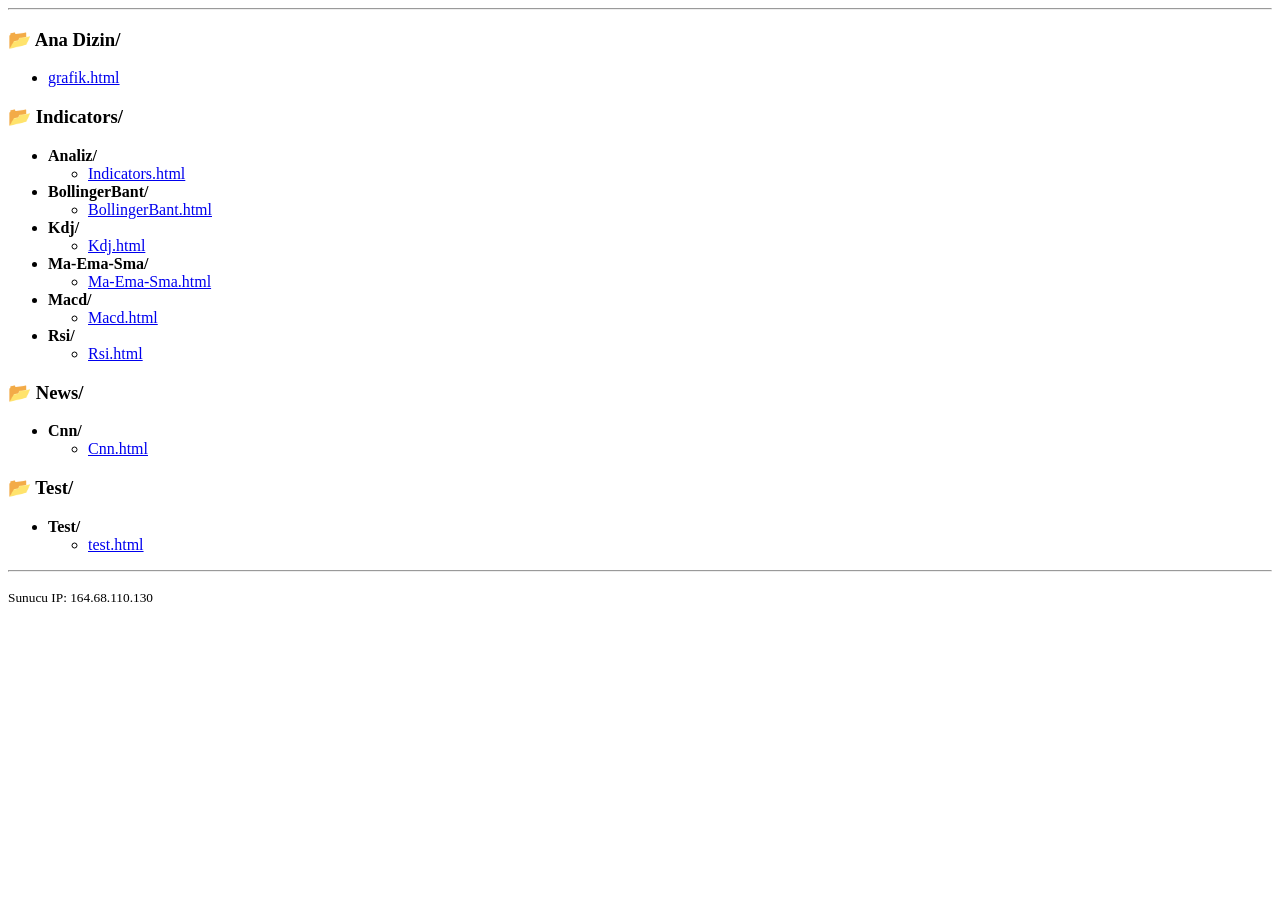
<file: index.html>
<!DOCTYPE html>
<html lang="tr">
<head>
    <meta charset="UTF-8">
    <title>Sunucu Dizin Yapısı</title>
</head>
<body>
    <hr>

    <h3>📂 Ana Dizin/</h3>
    <ul>
        <li><a href="grafik.html">grafik.html</a></li>
    </ul>

    <h3>📂 Indicators/</h3>
    <ul>
        <li>
            <strong>Analiz/</strong>
            <ul>
                <li><a href="Indicators/Analiz/Indicators.html">Indicators.html</a></li>
            </ul>
        </li>
        <li>
            <strong>BollingerBant/</strong>
            <ul>
                <li><a href="Indicators/BollingerBant/BollingerBant.html">BollingerBant.html</a></li>
            </ul>
        </li>
        <li>
            <strong>Kdj/</strong>
            <ul>
                <li><a href="Indicators/Kdj/Kdj.html">Kdj.html</a></li>
            </ul>
        </li>
        <li>
            <strong>Ma-Ema-Sma/</strong>
            <ul>
                <li><a href="Indicators/Ma-Ema-Sma/Ma-Ema-Sma.html">Ma-Ema-Sma.html</a></li>
            </ul>
        </li>
        <li>
            <strong>Macd/</strong>
            <ul>
                <li><a href="Indicators/Macd/Macd.html">Macd.html</a></li>
            </ul>
        </li>
        <li>
            <strong>Rsi/</strong>
            <ul>
                <li><a href="Indicators/Rsi/Rsi.html">Rsi.html</a></li>
            </ul>
        </li>
    </ul>

    <h3>📂 News/</h3>
    <ul>
        <li>
            <strong>Cnn/</strong>
            <ul>
                <li><a href="News/Cnn/Cnn.html">Cnn.html</a></li>
            </ul>
        </li>
    </ul>

    <h3>📂 Test/</h3>
    <ul>
        <li>
            <strong>Test/</strong>
            <ul>
                <li><a href="test/index.html">test.html</a></li>
            </ul>
        </li>
    </ul>

    <hr>
    <p><small>Sunucu IP: 164.68.110.130</small></p>

</body>
</html>
</file>
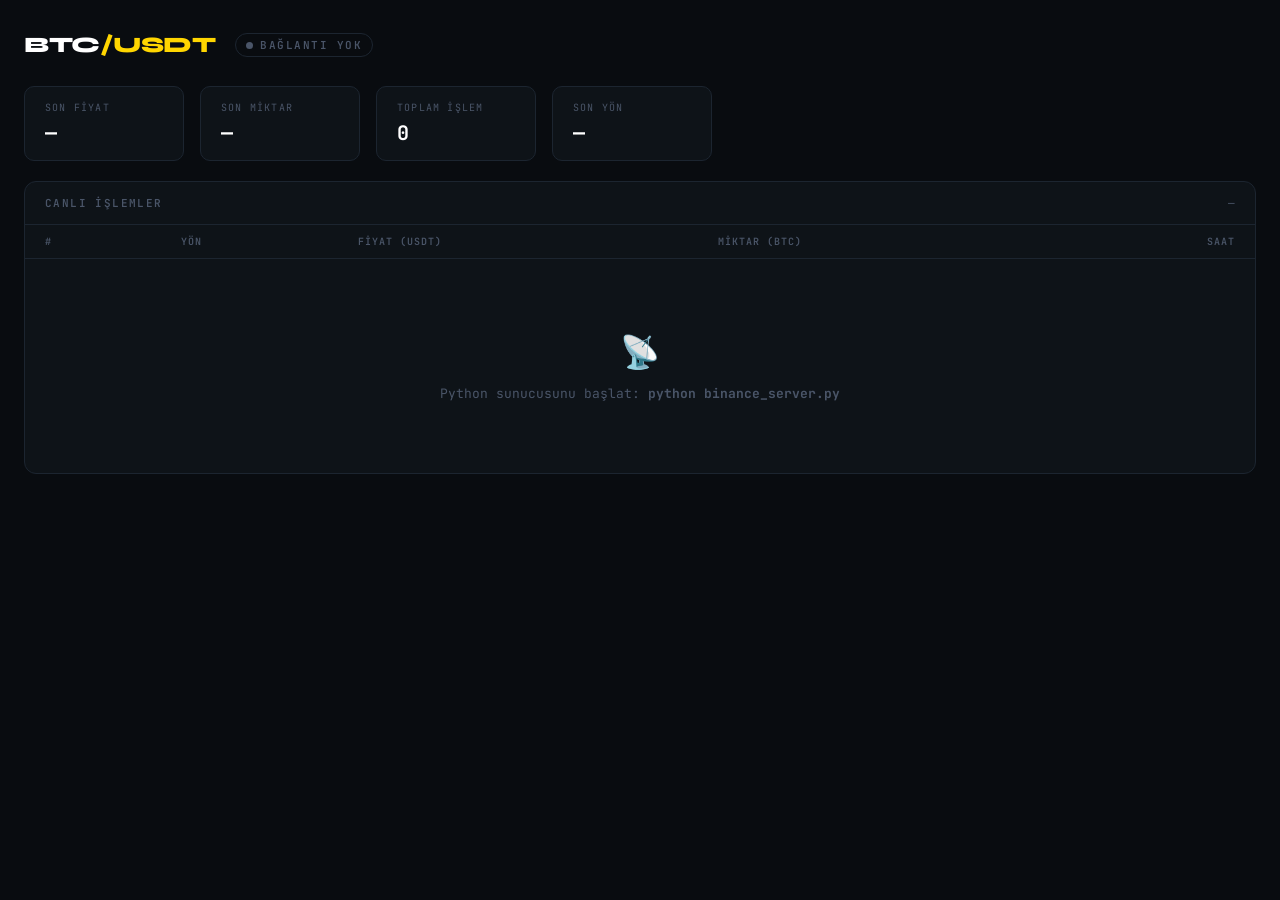
<file: test/index.html>
<!DOCTYPE html>
<html lang="tr">
<head>
<meta charset="UTF-8">
<meta name="viewport" content="width=device-width, initial-scale=1.0">
<title>BTC/USDT Live Trades</title>
<link href="https://fonts.googleapis.com/css2?family=JetBrains+Mono:wght@400;600;700&family=Syne:wght@700;800&display=swap" rel="stylesheet">
<style>
  :root {
    --bg:       #090c10;
    --panel:    #0e1318;
    --border:   #1c2530;
    --green:    #00e676;
    --red:      #ff3d5a;
    --yellow:   #ffd600;
    --text:     #c9d1d9;
    --muted:    #4a5568;
    --glow-g:   0 0 18px rgba(0,230,118,.35);
    --glow-r:   0 0 18px rgba(255,61,90,.35);
  }

  * { margin: 0; padding: 0; box-sizing: border-box; }

  body {
    background: var(--bg);
    color: var(--text);
    font-family: 'JetBrains Mono', monospace;
    min-height: 100vh;
    padding: 32px 24px;
  }

  /* ── Header ── */
  header {
    display: flex;
    align-items: center;
    gap: 20px;
    margin-bottom: 28px;
  }

  .logo {
    font-family: 'Syne', sans-serif;
    font-size: 22px;
    font-weight: 800;
    letter-spacing: -0.5px;
    color: #fff;
  }

  .logo span { color: var(--yellow); }

  .live-badge {
    display: flex;
    align-items: center;
    gap: 7px;
    font-size: 11px;
    font-weight: 600;
    letter-spacing: 1.5px;
    text-transform: uppercase;
    color: var(--muted);
    border: 1px solid var(--border);
    padding: 4px 10px;
    border-radius: 20px;
    transition: color .3s, border-color .3s;
  }

  .live-badge.connected { color: var(--green); border-color: var(--green); }

  .dot {
    width: 7px; height: 7px;
    border-radius: 50%;
    background: var(--muted);
    transition: background .3s;
  }

  .live-badge.connected .dot {
    background: var(--green);
    animation: pulse 1.4s ease-in-out infinite;
  }

  @keyframes pulse {
    0%,100% { opacity:1; transform:scale(1); }
    50%      { opacity:.4; transform:scale(1.5); }
  }

  /* ── Stats bar ── */
  .stats {
    display: flex;
    gap: 16px;
    margin-bottom: 20px;
    flex-wrap: wrap;
  }

  .stat-card {
    background: var(--panel);
    border: 1px solid var(--border);
    border-radius: 10px;
    padding: 14px 20px;
    min-width: 160px;
  }

  .stat-label {
    font-size: 10px;
    letter-spacing: 1.2px;
    text-transform: uppercase;
    color: var(--muted);
    margin-bottom: 6px;
  }

  .stat-value {
    font-size: 20px;
    font-weight: 700;
    color: #fff;
    transition: color .2s;
  }

  .stat-value.up   { color: var(--green); text-shadow: var(--glow-g); }
  .stat-value.down { color: var(--red);   text-shadow: var(--glow-r); }

  /* ── Table ── */
  .table-wrap {
    background: var(--panel);
    border: 1px solid var(--border);
    border-radius: 12px;
    overflow: hidden;
  }

  .table-header {
    display: flex;
    justify-content: space-between;
    align-items: center;
    padding: 14px 20px;
    border-bottom: 1px solid var(--border);
  }

  .table-title {
    font-size: 11px;
    font-weight: 600;
    letter-spacing: 1.4px;
    text-transform: uppercase;
    color: var(--muted);
  }

  .trade-count {
    font-size: 11px;
    color: var(--muted);
  }

  table {
    width: 100%;
    border-collapse: collapse;
  }

  thead th {
    font-size: 10px;
    letter-spacing: 1px;
    text-transform: uppercase;
    color: var(--muted);
    padding: 10px 20px;
    text-align: left;
    border-bottom: 1px solid var(--border);
    font-weight: 600;
  }

  thead th:last-child { text-align: right; }

  tbody tr {
    border-bottom: 1px solid rgba(28,37,48,.6);
    animation: fadeIn .25s ease;
    transition: background .15s;
  }

  tbody tr:hover { background: rgba(255,255,255,.025); }
  tbody tr:last-child { border-bottom: none; }

  @keyframes fadeIn {
    from { opacity: 0; transform: translateY(-6px); }
    to   { opacity: 1; transform: translateY(0); }
  }

  td {
    padding: 11px 20px;
    font-size: 13px;
  }

  td:last-child { text-align: right; }

  .side {
    display: inline-flex;
    align-items: center;
    gap: 5px;
    font-size: 11px;
    font-weight: 600;
    letter-spacing: .8px;
    padding: 3px 9px;
    border-radius: 4px;
  }

  .side.BUY  { background: rgba(0,230,118,.1);  color: var(--green); }
  .side.SELL { background: rgba(255,61,90,.1);   color: var(--red); }

  .price.BUY  { color: var(--green); }
  .price.SELL { color: var(--red); }

  .time-cell { color: var(--muted); font-size: 12px; }

  /* ── Empty state ── */
  .empty {
    text-align: center;
    padding: 60px 20px;
    color: var(--muted);
    font-size: 13px;
  }

  .empty-icon { font-size: 32px; margin-bottom: 12px; }
</style>
</head>
<body>

<header>
  <div class="logo">BTC<span>/USDT</span></div>
  <div class="live-badge" id="badge">
    <div class="dot"></div>
    <span id="badge-text">BAĞLANIYOR</span>
  </div>
</header>

<div class="stats">
  <div class="stat-card">
    <div class="stat-label">Son Fiyat</div>
    <div class="stat-value" id="last-price">—</div>
  </div>
  <div class="stat-card">
    <div class="stat-label">Son Miktar</div>
    <div class="stat-value" id="last-qty">—</div>
  </div>
  <div class="stat-card">
    <div class="stat-label">Toplam İşlem</div>
    <div class="stat-value" id="total-count">0</div>
  </div>
  <div class="stat-card">
    <div class="stat-label">Son Yön</div>
    <div class="stat-value" id="last-side">—</div>
  </div>
</div>

<div class="table-wrap">
  <div class="table-header">
    <span class="table-title">Canlı İşlemler</span>
    <span class="trade-count" id="showing-count">—</span>
  </div>
  <table>
    <thead>
      <tr>
        <th>#</th>
        <th>Yön</th>
        <th>Fiyat (USDT)</th>
        <th>Miktar (BTC)</th>
        <th>Saat</th>
      </tr>
    </thead>
    <tbody id="trade-body">
      <tr>
        <td colspan="5">
          <div class="empty">
            <div class="empty-icon">📡</div>
            Python sunucusunu başlat: <strong>python binance_server.py</strong>
          </div>
        </td>
      </tr>
    </tbody>
  </table>
</div>

<script>
  const MAX_ROWS = 50;
  const trades = [];
  let totalCount = 0;

  const badge      = document.getElementById('badge');
  const badgeText  = document.getElementById('badge-text');
  const tbody      = document.getElementById('trade-body');
  const lastPrice  = document.getElementById('last-price');
  const lastQty    = document.getElementById('last-qty');
  const totalEl    = document.getElementById('total-count');
  const lastSide   = document.getElementById('last-side');
  const showingEl  = document.getElementById('showing-count');

  function formatTime(ts) {
    return new Date(ts).toLocaleTimeString('tr-TR', { hour12: false });
  }

  function formatPrice(p) {
    return parseFloat(p).toLocaleString('tr-TR', { minimumFractionDigits: 2, maximumFractionDigits: 2 });
  }

  function formatQty(q) {
    return parseFloat(q).toFixed(5);
  }

  function render() {
    tbody.innerHTML = '';
    trades.forEach((t, i) => {
      const tr = document.createElement('tr');
      tr.innerHTML = `
        <td class="time-cell">${trades.length - i}</td>
        <td><span class="side ${t.side}">${t.side === 'BUY' ? '▲ AL' : '▼ SAT'}</span></td>
        <td class="price ${t.side}">${formatPrice(t.price)}</td>
        <td>${formatQty(t.qty)}</td>
        <td class="time-cell">${formatTime(t.time)}</td>
      `;
      tbody.appendChild(tr);
    });
    showingEl.textContent = `${trades.length} işlem gösteriliyor`;
  }

  function connect() {
    const ws = new WebSocket('ws://164.68.110.130:8765/');

    ws.onopen = () => {
      badge.classList.add('connected');
      badgeText.textContent = 'CANLI';
    };

    ws.onclose = () => {
      badge.classList.remove('connected');
      badgeText.textContent = 'BAĞLANTI YOK';
      setTimeout(connect, 2000);
    };

    ws.onerror = () => ws.close();

    ws.onmessage = (e) => {
      const t = JSON.parse(e.data);
      trades.unshift(t);
      if (trades.length > MAX_ROWS) trades.pop();
      totalCount++;

      // Stats
      lastPrice.textContent = formatPrice(t.price);
      lastPrice.className   = 'stat-value ' + (t.side === 'BUY' ? 'up' : 'down');
      lastQty.textContent   = formatQty(t.qty);
      totalEl.textContent   = totalCount;
      lastSide.textContent  = t.side === 'BUY' ? '▲ AL' : '▼ SAT';
      lastSide.className    = 'stat-value ' + (t.side === 'BUY' ? 'up' : 'down');

      render();
    };
  }

  connect();
</script>
</body>
</html>
</file>
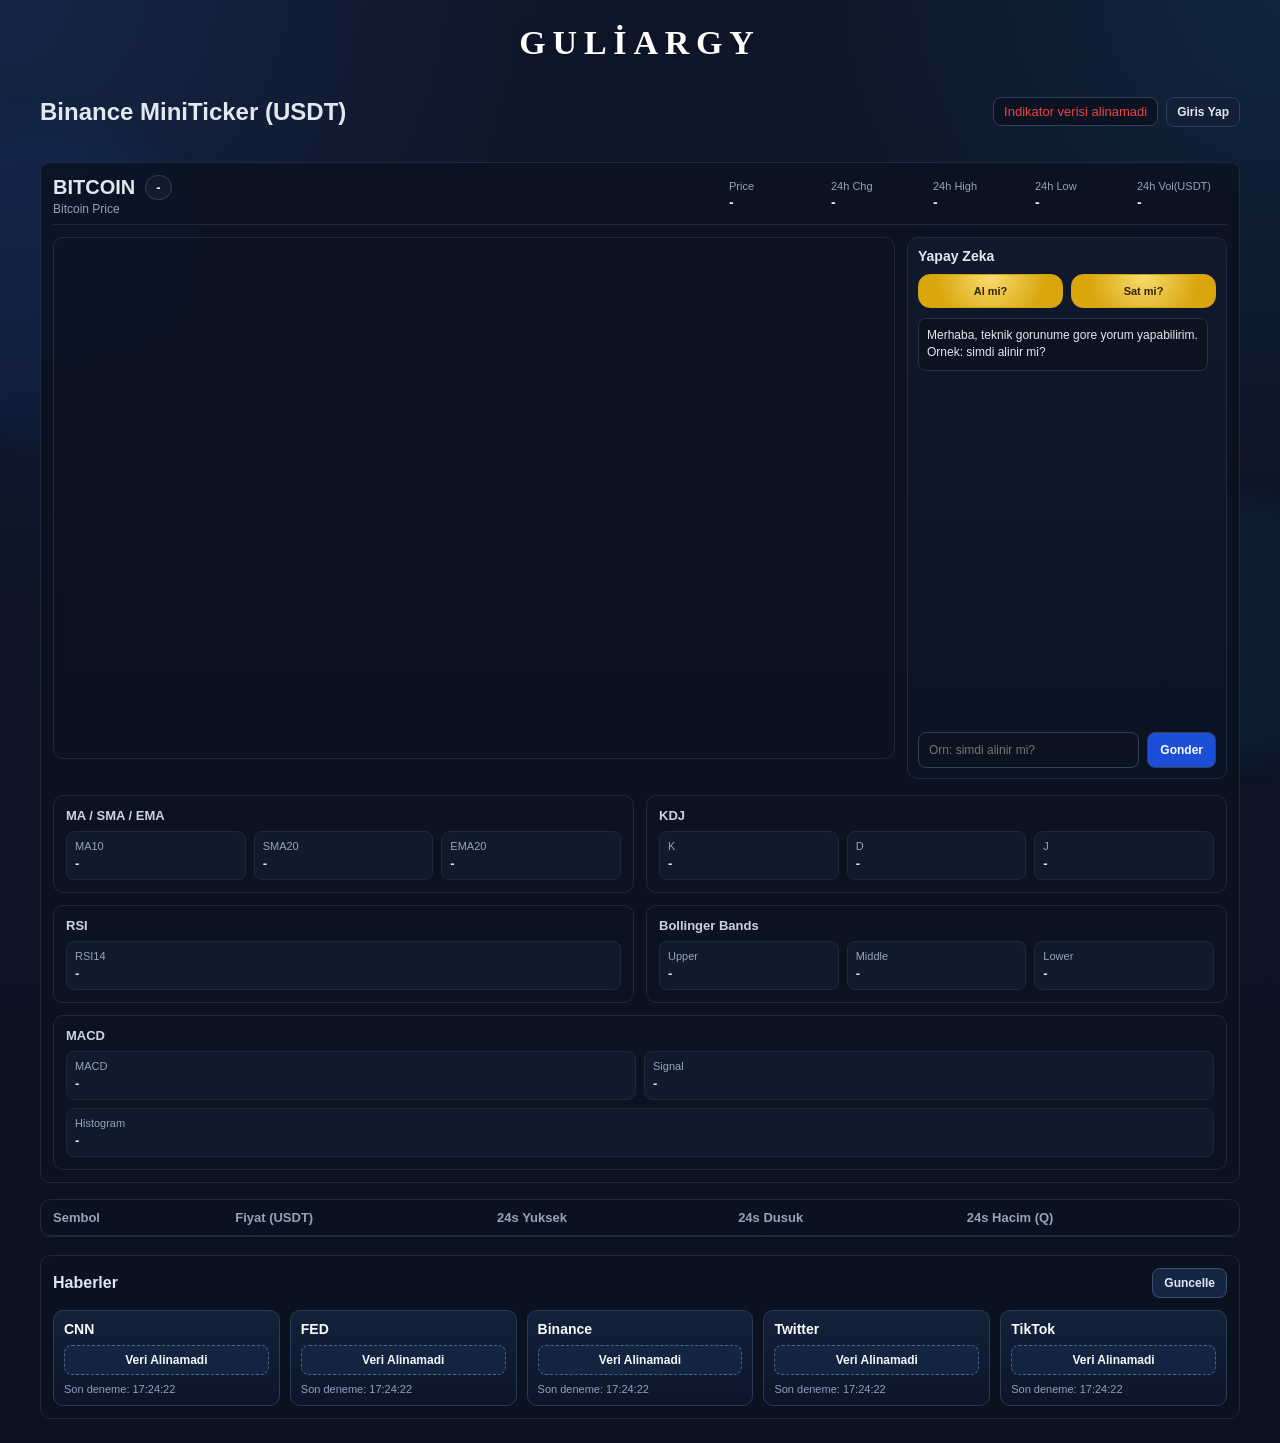
<file: grafik.html>
<!doctype html>
<html lang="tr">

<head>
	<meta charset="UTF-8" />
	<meta name="viewport" content="width=device-width, initial-scale=1.0" />
	<title>Binance MiniTicker + BTC Grafikdsadsad</title>
	<style>
		body {
			margin: 0;
			font-family: Arial, sans-serif;
			background:
				radial-gradient(circle at top left, rgba(59, 130, 246, 0.14), transparent 28%),
				radial-gradient(circle at top right, rgba(14, 165, 233, 0.10), transparent 24%),
				linear-gradient(180deg, #0f172a 0%, #0c1426 52%, #0a1220 100%);
			color: #e2e8f0;
			position: relative;
			overflow-x: hidden;
		}

		body::before,
		body::after {
			content: "";
			position: fixed;
			inset: auto;
			border-radius: 50%;
			pointer-events: none;
			z-index: 0;
			filter: blur(18px);
			opacity: 0.55;
		}

		body::before {
			width: 320px;
			height: 320px;
			left: -110px;
			top: 120px;
			background: rgba(37, 99, 235, 0.12);
		}

		body::after {
			width: 260px;
			height: 260px;
			right: -90px;
			bottom: 140px;
			background: rgba(56, 189, 248, 0.10);
		}

		.wrapper {
			max-width: 1200px;
			margin: 24px auto;
			padding: 0 16px;
			position: relative;
			z-index: 1;
		}

		.brand-wrap {
			display: flex;
			justify-content: center;
			margin-bottom: 16px;
		}

		.brand-name {
			padding: 0;
			font-family: "Bodoni MT", "Didot", "Times New Roman", serif;
			font-size: 34px;
			font-weight: 700;
			letter-spacing: 0.2em;
			color: #ffffff;
			text-shadow: 0 2px 12px rgba(2, 6, 23, 0.45);
		}

		.header {
			display: flex;
			justify-content: space-between;
			align-items: center;
			gap: 12px;
			margin-bottom: 12px;
		}

		.header-right {
			display: flex;
			align-items: center;
			gap: 8px;
		}

		.status {
			font-size: 13px;
			padding: 6px 10px;
			border-radius: 8px;
			border: 1px solid #334155;
			background: rgba(11, 18, 32, 0.82);
			backdrop-filter: blur(8px);
			color: #94a3b8;
		}

		.status.connected {
			color: #22c55e;
		}

		.status.error {
			color: #ef4444;
		}

		.table-wrap {
			margin-top: 16px;
			border: 1px solid #1e293b;
			border-radius: 10px;
			overflow: auto;
			background: rgba(11, 18, 32, 0.84);
			backdrop-filter: blur(10px);
			max-height: 460px;
		}

		.news-section {
			margin-top: 18px;
			padding: 12px;
			border: 1px solid #1e293b;
			border-radius: 10px;
			background: rgba(11, 18, 32, 0.84);
			backdrop-filter: blur(10px);
		}

		.news-title {
			font-size: 16px;
			font-weight: 700;
			margin-bottom: 0;
			color: #dbe5f5;
		}

		.news-head {
			display: flex;
			align-items: center;
			justify-content: space-between;
			gap: 10px;
			margin-bottom: 12px;
		}

		.news-update-btn {
			padding: 7px 11px;
			border-radius: 8px;
			border: 1px solid #3a4f72;
			background: #142644;
			color: #dfe9f8;
			font-size: 12px;
			font-weight: 600;
			cursor: pointer;
		}

		.news-update-btn:hover {
			background: #1c3358;
		}

		.news-grid {
			display: grid;
			grid-template-columns: repeat(5, minmax(140px, 1fr));
			gap: 10px;
		}

		.news-card {
			display: flex;
			flex-direction: column;
			gap: 8px;
			padding: 10px;
			border-radius: 10px;
			border: 1px solid #2a3b59;
			background: linear-gradient(180deg, #13213a 0%, #0c162a 100%);
		}

		.news-source {
			font-size: 14px;
			font-weight: 700;
			color: #f8fafc;
		}

		.news-status {
			display: inline-flex;
			align-items: center;
			justify-content: center;
			padding: 7px 10px;
			border-radius: 8px;
			border: 1px dashed #4a638f;
			background: #12243f;
			color: #f3f6fb;
			font-size: 12px;
			font-weight: 600;
		}

		.news-time {
			font-size: 11px;
			color: #8ea1c2;
		}

		.news-card.flash {
			animation: newsFlash 0.5s ease;
		}

		@keyframes newsFlash {
			0% {
				box-shadow: 0 0 0 rgba(99, 124, 170, 0);
			}
			50% {
				box-shadow: 0 0 0 2px rgba(99, 124, 170, 0.35);
			}
			100% {
				box-shadow: 0 0 0 rgba(99, 124, 170, 0);
			}
		}

		table {
			width: 100%;
			border-collapse: collapse;
			min-width: 700px;
		}

		th,
		td {
			padding: 10px 12px;
			border-bottom: 1px solid #1e293b;
			text-align: left;
			font-size: 13px;
		}

		th {
			color: #94a3b8;
		}

		tr:hover {
			background: #111b2e;
		}

		.symbol-btc {
			color: #f59e0b;
			font-weight: bold;
		}

		.price-up {
			color: #22c55e;
		}

		.price-down {
			color: #ef4444;
		}

		.chart-panel {
			margin-top: 16px;
			padding: 12px;
			border: 1px solid #1e293b;
			border-radius: 10px;
			background: rgba(11, 18, 32, 0.84);
			backdrop-filter: blur(10px);
		}

		.market-banner {
			display: flex;
			justify-content: space-between;
			align-items: center;
			gap: 12px;
			margin-bottom: 12px;
			padding-bottom: 8px;
			border-bottom: 1px solid #1e293b;
		}

		.banner-title {
			font-size: 20px;
			font-weight: 700;
		}

		.banner-title-row {
			display: flex;
			align-items: center;
			gap: 10px;
		}

		.bitcoin-live {
			padding: 4px 10px;
			border-radius: 999px;
			font-size: 13px;
			font-weight: 700;
			border: 1px solid #334155;
			background: #111b2e;
			color: #f8fafc;
		}

		.banner-sub {
			font-size: 12px;
			color: #94a3b8;
			margin-top: 2px;
		}

		.banner-metrics {
			display: grid;
			grid-template-columns: repeat(5, minmax(90px, auto));
			gap: 12px;
		}

		.metric-label {
			font-size: 11px;
			color: #94a3b8;
		}

		.metric-value {
			font-size: 14px;
			margin-top: 2px;
			font-weight: 600;
		}

		.iframe-wrap {
			height: 520px;
			border-radius: 10px;
			overflow: hidden;
			border: 1px solid #1e293b;
		}

		.chart-chat-row {
			display: grid;
			grid-template-columns: minmax(0, 1fr) 320px;
			gap: 12px;
		}

		.ai-side {
			display: flex;
			flex-direction: column;
			gap: 10px;
			padding: 10px;
			border-radius: 10px;
			border: 1px solid #1e293b;
			background: linear-gradient(180deg, rgba(16, 26, 45, 0.94) 0%, rgba(10, 19, 36, 0.94) 100%);
			backdrop-filter: blur(10px);
			min-height: 520px;
		}

		.ai-title {
			font-size: 14px;
			font-weight: 700;
		}

		.ai-head {
			display: flex;
			align-items: center;
			justify-content: space-between;
			gap: 8px;
		}

		.login-open-btn {
			padding: 7px 10px;
			border-radius: 8px;
			border: 1px solid #2d3e5b;
			background: #132037;
			color: #e2e8f0;
			font-size: 12px;
			font-weight: 600;
			cursor: pointer;
		}

		.login-open-btn:hover {
			background: #1a2c49;
		}

		.ai-sub {
			font-size: 12px;
			color: #94a3b8;
		}

		.signal-grid {
			display: grid;
			grid-template-columns: repeat(2, minmax(0, 1fr));
			gap: 8px;
		}

		.signal-box {
			padding: 10px;
			border-radius: 12px;
			border: 1px solid #d1a213;
			background: radial-gradient(circle at top, #f8dd70 0%, #d9a60e 70%);
			text-align: center;
			cursor: pointer;
			transition: transform 0.18s ease, border-color 0.18s ease, box-shadow 0.18s ease;
		}

		.signal-box:hover {
			transform: translateY(-2px);
			border-color: #f6c945;
			box-shadow: 0 6px 16px rgba(217, 166, 14, 0.35);
		}

		.signal-box:active {
			transform: translateY(0);
		}

		.signal-label {
			font-size: 11px;
			color: #2f2500;
			font-weight: 700;
		}

		.signal-value {
			display: none;
		}

		.signal-box.active-buy {
			border-color: #ffe08a;
			box-shadow: 0 0 0 1px rgba(255, 224, 138, 0.7) inset, 0 0 18px rgba(255, 204, 64, 0.4);
		}

		.signal-box.active-sell {
			border-color: #ffe08a;
			box-shadow: 0 0 0 1px rgba(255, 224, 138, 0.7) inset, 0 0 18px rgba(255, 204, 64, 0.4);
		}

		.chat-log {
			flex: 1;
			overflow-y: auto;
			display: flex;
			flex-direction: column;
			gap: 8px;
			padding-right: 2px;
		}

		.chat-msg {
			padding: 8px;
			border-radius: 8px;
			max-width: 92%;
			font-size: 12px;
			line-height: 1.45;
			border: 1px solid #243145;
			background: #0b1220;
		}

		.chat-msg.user {
			align-self: flex-end;
			background: #172036;
			border-color: #334155;
		}

		.chat-msg.bot {
			align-self: flex-start;
		}

		.chat-form {
			display: flex;
			gap: 8px;
		}

		.chat-input {
			flex: 1;
			min-width: 0;
			padding: 10px;
			border-radius: 8px;
			border: 1px solid #334155;
			background: #0b1220;
			color: #e2e8f0;
			font-size: 12px;
		}

		.chat-send {
			padding: 10px 12px;
			border-radius: 8px;
			border: 1px solid #334155;
			background: #1d4ed8;
			color: #f8fafc;
			font-size: 12px;
			font-weight: 600;
			cursor: pointer;
		}

		.chat-send:hover {
			background: #1e40af;
		}

		.login-modal {
			position: fixed;
			inset: 0;
			display: flex;
			align-items: center;
			justify-content: center;
			background: rgba(2, 6, 23, 0.72);
			z-index: 999;
			padding: 16px;
			opacity: 0;
			visibility: hidden;
			pointer-events: none;
			transition: opacity 0.24s ease, visibility 0.24s ease;
		}

		.login-modal.show {
			opacity: 1;
			visibility: visible;
			pointer-events: auto;
		}

		.login-card {
			width: min(340px, 100%);
			padding: 18px;
			border-radius: 16px;
			border: 1px solid #39537f;
			background: linear-gradient(180deg, #14233d 0%, #0b1220 100%);
			box-shadow: 0 18px 34px rgba(2, 6, 23, 0.52);
			transform: translateY(18px) scale(0.96);
			opacity: 0;
			transition: transform 0.28s ease, opacity 0.28s ease;
			will-change: transform, opacity;
		}

		.login-modal.show .login-card {
			transform: translateY(0) scale(1);
			opacity: 1;
		}

		.login-brand {
			font-family: "Bodoni MT", "Didot", "Times New Roman", serif;
			font-size: 24px;
			font-weight: 700;
			letter-spacing: 0.16em;
			color: #ffffff;
			text-align: center;
			margin-bottom: 4px;
		}

		.login-form {
			display: grid;
			gap: 10px;
		}

		.login-input {
			padding: 11px 12px;
			border-radius: 8px;
			border: 1px solid #334155;
			background: #0b1220;
			color: #e2e8f0;
			font-size: 13px;
		}

		.login-actions {
			display: grid;
			grid-template-columns: 1fr;
			gap: 8px;
			margin-top: 6px;
		}

		.login-btn {
			padding: 9px 12px;
			border-radius: 8px;
			border: 1px solid #334155;
			background: #1d4ed8;
			color: #f8fafc;
			font-size: 12px;
			font-weight: 600;
			cursor: pointer;
			width: 100%;
		}

		.login-btn.secondary {
			background: #152238;
		}

		#tv-iframe {
			display: block;
			width: 100%;
			height: 100%;
			border: 0;
		}

		.indicators-grid {
			margin-top: 16px;
			display: grid;
			grid-template-columns: repeat(2, minmax(260px, 1fr));
			gap: 12px;
		}

		.indicator-card {
			padding: 12px;
			border: 1px solid #1e293b;
			border-radius: 10px;
			background: #0b1220;
		}

		.indicator-title {
			font-size: 13px;
			font-weight: 700;
			color: #cbd5e1;
			margin-bottom: 8px;
		}

		.indicator-values {
			display: grid;
			grid-template-columns: repeat(3, minmax(0, 1fr));
			gap: 8px;
		}

		.indicator-values.two-col {
			grid-template-columns: repeat(2, minmax(0, 1fr));
		}

		.indicator-values.one-col {
			grid-template-columns: 1fr;
		}

		.kv {
			padding: 8px;
			border-radius: 8px;
			background: #101a2d;
			border: 1px solid #1e293b;
		}

		.kv-label {
			font-size: 11px;
			color: #94a3b8;
		}

		.kv-value {
			font-size: 13px;
			font-weight: 600;
			margin-top: 4px;
		}

		.span-two {
			grid-column: span 2;
		}

		@media (max-width: 980px) {
			.brand-name {
				font-size: 24px;
				letter-spacing: 0.14em;
			}

			.banner-metrics {
				grid-template-columns: repeat(2, minmax(120px, 1fr));
			}

			.iframe-wrap {
				height: 440px;
			}

			.chart-chat-row {
				grid-template-columns: 1fr;
			}

			.ai-side {
				min-height: 420px;
			}

			.indicators-grid {
				grid-template-columns: 1fr;
			}

			.news-grid {
				grid-template-columns: repeat(2, minmax(130px, 1fr));
			}

			.news-head {
				flex-direction: column;
				align-items: flex-start;
			}

			.span-two {
				grid-column: auto;
			}
		}
	</style>
</head>

<body>
	<div class="wrapper">
		<div class="brand-wrap">
			<div class="brand-name">GULİARGY</div>
		</div>

		<div class="header">
			<h2>Binance MiniTicker (USDT)</h2>
			<div class="header-right">
				<div id="status" class="status">Baglaniyor...</div>
				<button id="login-open" class="login-open-btn" type="button">Giris Yap</button>
			</div>
		</div>

		<div id="chart-panel" class="chart-panel">
			<div class="market-banner">
				<div>
					<div class="banner-title-row">
						<div class="banner-title">BITCOIN</div>
						<div id="bitcoin-live" class="bitcoin-live">-</div>
					</div>
					<div class="banner-sub">Bitcoin Price</div>
				</div>
				<div class="banner-metrics">
					<div>
						<div class="metric-label">Price</div>
						<div id="banner-price" class="metric-value">-</div>
					</div>
					<div>
						<div class="metric-label">24h Chg</div>
						<div id="banner-change" class="metric-value">-</div>
					</div>
					<div>
						<div class="metric-label">24h High</div>
						<div id="banner-high" class="metric-value">-</div>
					</div>
					<div>
						<div class="metric-label">24h Low</div>
						<div id="banner-low" class="metric-value">-</div>
					</div>
					<div>
						<div class="metric-label">24h Vol(USDT)</div>
						<div id="banner-volume" class="metric-value">-</div>
					</div>
				</div>
			</div>

			<div class="chart-chat-row">
				<div class="iframe-wrap">
					<iframe id="tv-iframe" scrolling="no" allowtransparency="true" frameborder="0"
						src="https://www.tradingview-widget.com/embed-widget/advanced-chart/?locale=en#%7B%22autosize%22%3Atrue%2C%22symbol%22%3A%22BINANCE%3ABTCUSDT%22%2C%22interval%22%3A%221D%22%2C%22timezone%22%3A%22Europe%2FIstanbul%22%2C%22theme%22%3A%22dark%22%2C%22style%22%3A%221%22%2C%22hide_top_toolbar%22%3Afalse%2C%22hide_legend%22%3Afalse%2C%22save_image%22%3Afalse%2C%22allow_symbol_change%22%3Afalse%2C%22support_host%22%3A%22https%3A%2F%2Fwww.tradingview.com%22%2C%22width%22%3A%22100%25%22%2C%22height%22%3A%22100%25%22%2C%22utm_source%22%3A%22%22%2C%22utm_medium%22%3A%22widget%22%2C%22utm_campaign%22%3A%22advanced-chart%22%2C%22page-uri%22%3A%22__NHTTP__%22%7D">
					</iframe>
				</div>

				<aside class="ai-side">
					<div class="ai-head">
						<div class="ai-title">Yapay Zeka</div>
					</div>
					

					<div class="signal-grid">
						<div id="signal-buy" class="signal-box">
							<div class="signal-label">Al mi?</div>
						</div>
						<div id="signal-sell" class="signal-box">
							<div class="signal-label">Sat mi?</div>
						</div>
					</div>

					<div id="ai-chat-log" class="chat-log"></div>

					<form id="ai-chat-form" class="chat-form">
						<input id="ai-chat-input" class="chat-input" type="text" placeholder="Orn: simdi alinir mi?" maxlength="300" />
						<button class="chat-send" type="submit">Gonder</button>
					</form>
				</aside>
			</div>

			<div class="indicators-grid">
				<div class="indicator-card">
					<div class="indicator-title">MA / SMA / EMA</div>
					<div class="indicator-values">
						<div class="kv">
							<div class="kv-label">MA10</div>
							<div id="ind-ma" class="kv-value">-</div>
						</div>
						<div class="kv">
							<div class="kv-label">SMA20</div>
							<div id="ind-sma" class="kv-value">-</div>
						</div>
						<div class="kv">
							<div class="kv-label">EMA20</div>
							<div id="ind-ema" class="kv-value">-</div>
						</div>
					</div>
				</div>

				<div class="indicator-card">
					<div class="indicator-title">KDJ</div>
					<div class="indicator-values">
						<div class="kv">
							<div class="kv-label">K</div>
							<div id="ind-k" class="kv-value">-</div>
						</div>
						<div class="kv">
							<div class="kv-label">D</div>
							<div id="ind-d" class="kv-value">-</div>
						</div>
						<div class="kv">
							<div class="kv-label">J</div>
							<div id="ind-j" class="kv-value">-</div>
						</div>
					</div>
				</div>

				<div class="indicator-card">
					<div class="indicator-title">RSI</div>
					<div class="indicator-values one-col">
						<div class="kv">
							<div class="kv-label">RSI14</div>
							<div id="ind-rsi" class="kv-value">-</div>
						</div>
					</div>
				</div>

				<div class="indicator-card">
					<div class="indicator-title">Bollinger Bands</div>
					<div class="indicator-values">
						<div class="kv">
							<div class="kv-label">Upper</div>
							<div id="ind-bb-up" class="kv-value">-</div>
						</div>
						<div class="kv">
							<div class="kv-label">Middle</div>
							<div id="ind-bb-mid" class="kv-value">-</div>
						</div>
						<div class="kv">
							<div class="kv-label">Lower</div>
							<div id="ind-bb-low" class="kv-value">-</div>
						</div>
					</div>
				</div>

				<div class="indicator-card span-two">
					<div class="indicator-title">MACD</div>
					<div class="indicator-values two-col">
						<div class="kv">
							<div class="kv-label">MACD</div>
							<div id="ind-macd" class="kv-value">-</div>
						</div>
						<div class="kv">
							<div class="kv-label">Signal</div>
							<div id="ind-macd-signal" class="kv-value">-</div>
						</div>
						<div class="kv span-two">
							<div class="kv-label">Histogram</div>
							<div id="ind-macd-hist" class="kv-value">-</div>
						</div>
					</div>
				</div>
			</div>
		</div>

		<div class="table-wrap">
			<table>
				<thead>
					<tr>
						<th>Sembol</th>
						<th>Fiyat (USDT)</th>
						<th>24s Yuksek</th>
						<th>24s Dusuk</th>
						<th>24s Hacim (Q)</th>
					</tr>
				</thead>
				<tbody id="ticker-body"></tbody>
			</table>
		</div>

		<section class="news-section">
			<div class="news-head">
				<div class="news-title">Haberler</div>
				<button id="news-refresh" class="news-update-btn" type="button">Guncelle</button>
			</div>
			<div class="news-grid">
				<div class="news-card">
					<div class="news-source">CNN</div>
					<div class="news-status" data-news-status>Veri Alinamadi</div>
					<div class="news-time" data-news-time>Son deneme: -</div>
				</div>
				<div class="news-card">
					<div class="news-source">FED</div>
					<div class="news-status" data-news-status>Veri Alinamadi</div>
					<div class="news-time" data-news-time>Son deneme: -</div>
				</div>
				<div class="news-card">
					<div class="news-source">Binance</div>
					<div class="news-status" data-news-status>Veri Alinamadi</div>
					<div class="news-time" data-news-time>Son deneme: -</div>
				</div>
				<div class="news-card">
					<div class="news-source">Twitter</div>
					<div class="news-status" data-news-status>Veri Alinamadi</div>
					<div class="news-time" data-news-time>Son deneme: -</div>
				</div>
				<div class="news-card">
					<div class="news-source">TikTok</div>
					<div class="news-status" data-news-status>Veri Alinamadi</div>
					<div class="news-time" data-news-time>Son deneme: -</div>
				</div>
			</div>
		</section>
	</div>

	<div id="login-modal" class="login-modal">
		<div class="login-card">
			<div class="login-brand">GULİARGY</div>
			<form id="login-form" class="login-form">
				<input class="login-input" id="login-name" type="text" placeholder="Ad Soyad" required />
				<input class="login-input" id="login-phone" type="tel" placeholder="Telefon Numarasi" required />
				<input class="login-input" id="login-email" type="email" placeholder="E-mail Adresi" required />
				<div class="login-actions">
					<button id="login-close" class="login-btn secondary" type="button">Kapat</button>
					<button class="login-btn" type="submit">Onayla</button>
				</div>
			</form>
		</div>
	</div>

	<script src="./js/main.js"></script>
</body>

</html>
</file>
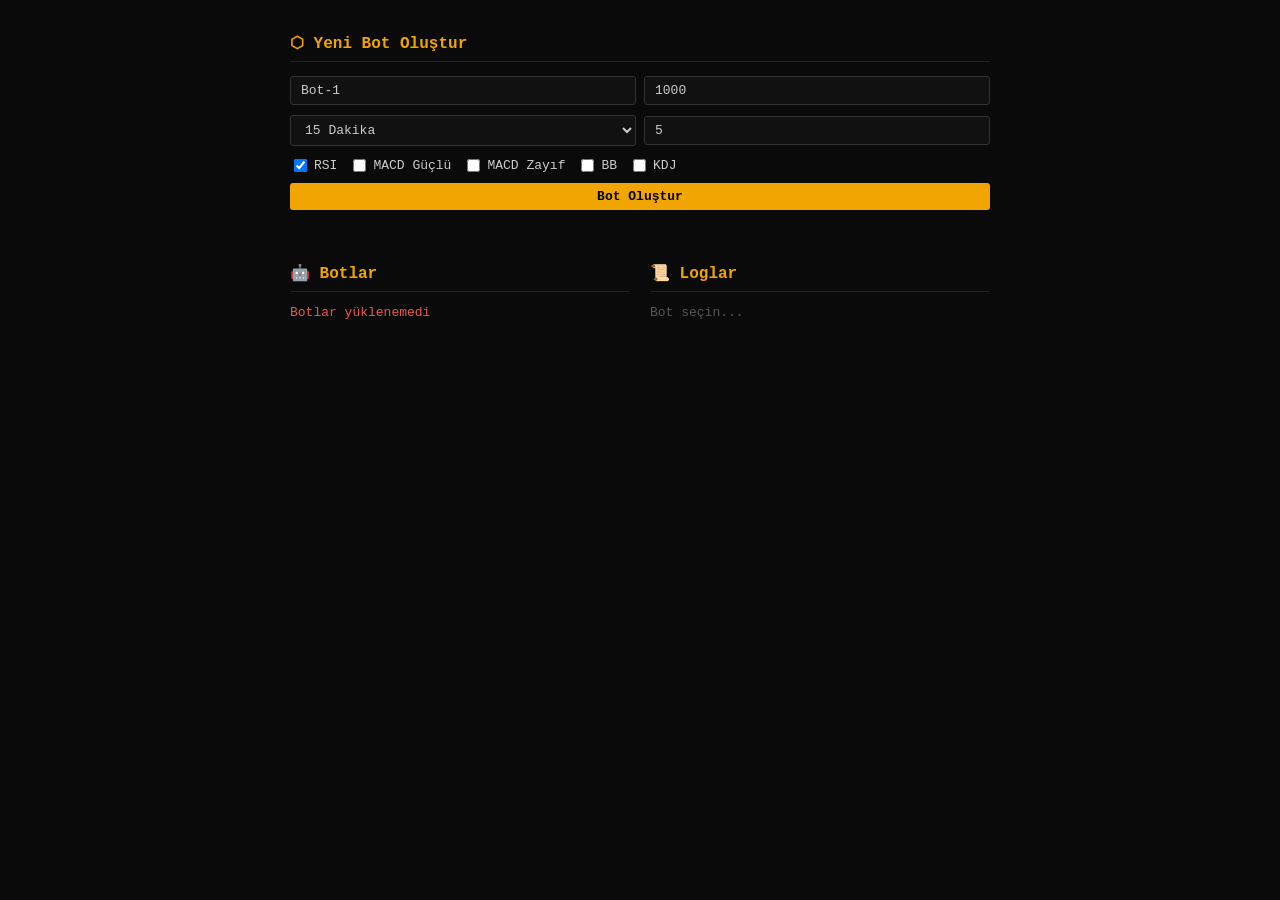
<file: demo/demo.html>
<!DOCTYPE html>
<html lang="tr">
<head>
<meta charset="UTF-8">
<title>BTC Bot</title>
<style>
  body { background:#0a0a0a; color:#ccc; font-family:'Courier New',monospace; font-size:13px; padding:20px; max-width:700px; margin:0 auto; }
  h2 { color:#f0a500; border-bottom:1px solid #222; padding-bottom:8px; font-size:16px; }
  input, select, button { background:#111; border:1px solid #333; color:#ccc; padding:6px 10px; font-family:inherit; font-size:13px; border-radius:3px; }
  button { cursor:pointer; background:#f0a500; color:#000; border:none; font-weight:bold; }
  button:hover { opacity:0.8; }
  .row { display:flex; gap:8px; margin-bottom:10px; flex-wrap:wrap; align-items:center; }
  .row > * { flex:1; min-width:100px; }
  .checks { display:flex; gap:12px; flex-wrap:wrap; margin:8px 0; }
  .checks label { display:flex; align-items:center; gap:4px; cursor:pointer; }
  .log { padding:5px 0; border-bottom:1px solid #1a1a1a; font-size:12px; }
  .BUY { color:#26a69a; } .SELL { color:#ef5350; } .LIQUIDATED { color:#ef5350; font-weight:bold; }
  .ts { color:#555; margin-right:8px; }
  .bot-item { padding:8px; background:#111; border:1px solid #222; margin-bottom:6px; cursor:pointer; border-radius:4px; }
  .bot-item:hover { border-color:#f0a500; }
  .bot-item.active { border-color:#f0a500; background:#1a1500; }
  .stats { color:#888; font-size:11px; margin-top:4px; }
  #msg { color:#f0a500; margin:10px 0; min-height:20px; font-weight:bold; }
  .grid { display:grid; grid-template-columns: 1fr 1fr; gap:20px; }
  @media(max-width:600px){ .grid { grid-template-columns:1fr; } }
</style>
</head>
<body>

<h2>⬡ Yeni Bot Oluştur</h2>
<div class="row">
  <input id="name" placeholder="Bot adı" value="Bot-1">
  <input id="balance" type="number" placeholder="Bakiye (USDT)" value="1000">
</div>
<div class="row">
  <select id="tf">
    <option value="1m">1 Dakika</option>
    <option value="5m">5 Dakika</option>
    <option value="15m" selected>15 Dakika</option>
    <option value="1h">1 Saat</option>
  </select>
  <input id="lev" type="number" placeholder="Kaldıraç (x)" value="5">
</div>
<div class="checks">
  <label><input type="checkbox" class="ind" value="RSI" checked> RSI</label>
  <label><input type="checkbox" class="ind" value="MACD (Güçlü)"> MACD Güçlü</label>
  <label><input type="checkbox" class="ind" value="MACD (Zayıf)"> MACD Zayıf</label>
  <label><input type="checkbox" class="ind" value="Bollinger Bands"> BB</label>
  <label><input type="checkbox" class="ind" value="KDJ"> KDJ</label>
</div>
<button onclick="createBot()" style="width:100%">Bot Oluştur</button>
<div id="msg"></div>

<div class="grid">
  <div>
    <h2>🤖 Botlar</h2>
    <div id="bots"><p style="color:#555">Yükleniyor...</p></div>
  </div>
  <div>
    <h2>📜 Loglar</h2>
    <div id="logs"><p style="color:#555">Bot seçin...</p></div>
  </div>
</div>

<script>
const API = 'http://127.0.0.1:8000';
let activeBotId = null;

async function createBot() {
  const indicators = [...document.querySelectorAll('.ind:checked')].map(x => x.value);
  if(indicators.length === 0) { showMsg('En az 1 indikatör seçin'); return; }
  
  const body = {
    name: document.getElementById('name').value || 'Bot',
    balance: parseFloat(document.getElementById('balance').value) || 1000,
    timeframe: document.getElementById('tf').value,
    indicators: indicators,
    leverage: parseInt(document.getElementById('lev').value) || 1
  };

  try {
    const r = await fetch(`${API}/api/strategies`, {
      method: 'POST', headers: {'Content-Type':'application/json'}, body: JSON.stringify(body)
    });
    const j = await r.json();
    if(j.error) { showMsg('Hata: ' + j.error); return; }
    
    showMsg(`✓ Bot #${j.id} oluşturuldu`);
    document.getElementById('name').value = 'Bot-' + (j.id + 1);
    await loadBots();
    activeBotId = j.id;
    await loadLogs(j.id);
  } catch(e) {
    showMsg('Bağlantı hatası: ' + e.message);
  }
}

async function loadBots() {
  try {
    const r = await fetch(`${API}/api/strategies`);
    const j = await r.json();
    const el = document.getElementById('bots');
    if(!j.strategies || j.strategies.length === 0) {
      el.innerHTML = '<p style="color:#555">Henüz bot yok</p>'; return;
    }
    el.innerHTML = j.strategies.map(b => `
      <div class="bot-item ${b.id === activeBotId ? 'active' : ''}" onclick="selectBot(${b.id})">
        <b>#${b.id} ${b.name}</b> <span style="color:#888">[${b.timeframe}]</span>
        <div class="stats">
          Bakiye: ${b.balance.toFixed(2)} USDT | Kaldıraç: ${b.leverage}x | 
          Pozisyon: ${b.in_position ? 'AÇIK' : 'KAPALI'} | 
          İndikatörler: ${b.indicators.join(', ')}
        </div>
      </div>
    `).join('');
  } catch(e) {
    document.getElementById('bots').innerHTML = '<p style="color:#ef5350">Botlar yüklenemedi</p>';
  }
}

function selectBot(id) {
  activeBotId = id;
  loadBots();
  loadLogs(id);
}

async function loadLogs(id) {
  if(!id) return;
  try {
    const r = await fetch(`${API}/api/strategies/${id}/logs`);
    const j = await r.json();
    const el = document.getElementById('logs');
    if(!j.logs || j.logs.length === 0) {
      el.innerHTML = '<p style="color:#555">Henüz işlem yok</p>'; return;
    }
    el.innerHTML = j.logs.map(l => `
      <div class="log ${l.log_type}">
        <span class="ts">${new Date(l.timestamp).toLocaleTimeString()}</span>
        <b>${l.log_type}</b> @ ${l.price ? l.price.toFixed(2) : '-'} 
        | Bakiye: ${l.current_balance !== null ? l.current_balance.toFixed(2) : '-'} 
        <div style="color:#888;margin-top:2px">${l.message}</div>
      </div>
    `).join('');
  } catch(e) {
    document.getElementById('logs').innerHTML = '<p style="color:#ef5350">Loglar yüklenemedi</p>';
  }
}

function showMsg(t) {
  const el = document.getElementById('msg');
  el.textContent = t;
  setTimeout(() => el.textContent = '', 4000);
}

// Sayfa açılınca ve her 5 saniyede
loadBots();
setInterval(() => { loadBots(); if(activeBotId) loadLogs(activeBotId); }, 5000);
</script>

</body>
</html>
</file>
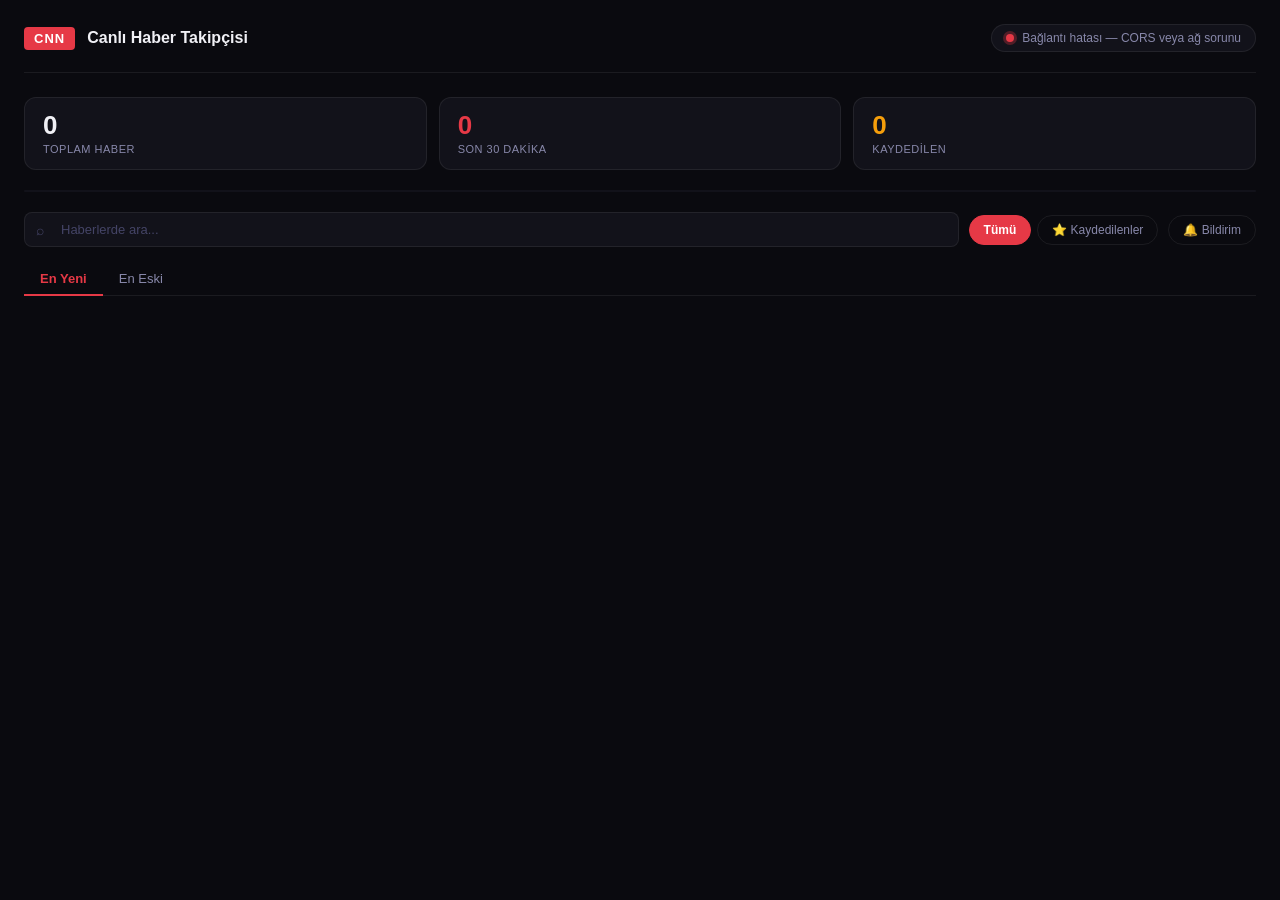
<file: News/Cnn.html>
<!DOCTYPE html>
<html lang="tr">
<head>
  <meta charset="UTF-8">
  <meta name="viewport" content="width=device-width, initial-scale=1.0">
  <title>CNN Canlı Haber Takipçisi</title>
  <style>
    :root {
      --bg: #0a0a0f;
      --surface: #12121a;
      --card: #1a1a26;
      --card-hover: #1f1f2e;
      --accent: #e63946;
      --accent2: #ff6b6b;
      --border: rgba(255,255,255,0.07);
      --border-hover: rgba(230,57,70,0.4);
      --text: #f0f0f5;
      --muted: #8888aa;
      --faint: #444466;
    }

    * { box-sizing: border-box; margin: 0; padding: 0; }

    body {
      background: var(--bg);
      color: var(--text);
      font-family: 'Segoe UI', 'SF Pro Display', -apple-system, sans-serif;
      min-height: 100vh;
      padding: 24px;
    }

    .header {
      display: flex;
      justify-content: space-between;
      align-items: center;
      margin-bottom: 24px;
      padding-bottom: 20px;
      border-bottom: 1px solid var(--border);
    }

    .brand { display: flex; align-items: center; gap: 12px; }

    .cnn-badge {
      background: var(--accent);
      color: white;
      font-size: 13px;
      font-weight: 700;
      letter-spacing: 1px;
      padding: 4px 10px;
      border-radius: 4px;
    }

    .brand-name { font-size: 16px; font-weight: 600; color: var(--text); }

    .status-area {
      display: flex; align-items: center; gap: 8px;
      background: var(--surface);
      border: 1px solid var(--border);
      border-radius: 20px;
      padding: 6px 14px;
    }

    .pulse {
      width: 8px; height: 8px;
      border-radius: 50%;
      background: #22c55e;
      position: relative; flex-shrink: 0;
    }

    .pulse::after {
      content: '';
      position: absolute; inset: -3px;
      border-radius: 50%;
      background: rgba(34,197,94,0.3);
      animation: pulseAnim 2s infinite;
    }

    .pulse.error { background: var(--accent); }
    .pulse.error::after { background: rgba(230,57,70,0.3); }

    @keyframes pulseAnim {
      0%, 100% { transform: scale(1); opacity: 0.8; }
      50% { transform: scale(1.5); opacity: 0; }
    }

    #status-text { font-size: 12px; color: var(--muted); }

    .stats {
      display: grid;
      grid-template-columns: repeat(3, 1fr);
      gap: 12px; margin-bottom: 20px;
    }

    .stat {
      background: var(--surface);
      border: 1px solid var(--border);
      border-radius: 12px;
      padding: 14px 18px;
      transition: border-color 0.2s;
    }

    .stat:hover { border-color: rgba(255,255,255,0.12); }
    .stat-val { font-size: 26px; font-weight: 700; color: var(--text); line-height: 1; }
    .stat-val.accent { color: var(--accent); }
    .stat-val.gold { color: #f59e0b; }
    .stat-label { font-size: 11px; color: var(--muted); margin-top: 5px; text-transform: uppercase; letter-spacing: 0.5px; }

    .progress-bar {
      height: 2px; background: var(--surface);
      border-radius: 2px; margin-bottom: 20px; overflow: hidden;
    }

    .progress-fill {
      height: 100%;
      background: linear-gradient(90deg, var(--accent), var(--accent2));
      width: 0%; border-radius: 2px;
    }

    .controls {
      display: flex; gap: 10px; margin-bottom: 16px;
      flex-wrap: wrap; align-items: center;
    }

    .search-wrap { flex: 1; min-width: 200px; position: relative; }

    .search-wrap input {
      width: 100%;
      padding: 9px 14px 9px 36px;
      background: var(--surface);
      border: 1px solid var(--border);
      border-radius: 8px;
      color: var(--text); font-size: 13px;
      outline: none; transition: border-color 0.2s;
    }

    .search-wrap input::placeholder { color: var(--faint); }
    .search-wrap input:focus { border-color: rgba(255,255,255,0.2); }

    .search-icon {
      position: absolute; left: 12px; top: 50%;
      transform: translateY(-50%);
      color: var(--faint); font-size: 14px; pointer-events: none;
    }

    .filter-btns { display: flex; gap: 6px; }

    .filter-btn {
      font-size: 12px; padding: 7px 14px;
      border-radius: 20px; border: 1px solid var(--border);
      background: transparent; color: var(--muted);
      cursor: pointer; transition: all 0.15s; white-space: nowrap;
    }

    .filter-btn:hover { border-color: rgba(255,255,255,0.15); color: var(--text); }
    .filter-btn.active { background: var(--accent); border-color: var(--accent); color: white; font-weight: 600; }
    .filter-btn.saved-active { background: #f59e0b; border-color: #f59e0b; color: #1a0a00; }

    .sort-bar {
      display: flex; gap: 0; margin-bottom: 18px;
      border-bottom: 1px solid var(--border);
    }

    .sort-tab {
      font-size: 13px; padding: 8px 16px;
      background: none; border: none;
      border-bottom: 2px solid transparent;
      color: var(--muted); cursor: pointer;
      transition: all 0.15s; margin-bottom: -1px;
    }

    .sort-tab:hover { color: var(--text); }
    .sort-tab.active { color: var(--accent); border-bottom-color: var(--accent); font-weight: 600; }

    .grid {
      display: grid;
      grid-template-columns: repeat(auto-fill, minmax(300px, 1fr));
      gap: 14px;
    }

    .card {
      background: var(--card);
      border: 1px solid var(--border);
      border-radius: 14px; overflow: hidden;
      transition: transform 0.2s, border-color 0.2s, background 0.2s;
      animation: fadeIn 0.35s ease;
    }

    @keyframes fadeIn {
      from { opacity: 0; transform: translateY(10px); }
      to   { opacity: 1; transform: translateY(0); }
    }

    .card:hover {
      transform: translateY(-3px);
      border-color: var(--border-hover);
      background: var(--card-hover);
    }

    .card-img {
      width: 100%; height: 170px;
      object-fit: cover; display: block;
      background: var(--surface);
    }

    .card-no-img {
      width: 100%; height: 50px;
      background: var(--surface);
      display: flex; align-items: center; justify-content: center;
    }

    .card-no-img span { font-size: 10px; color: var(--faint); text-transform: uppercase; letter-spacing: 1px; }

    .card-body { padding: 14px; }

    .card-meta {
      display: flex;
      justify-content: space-between;
      align-items: flex-start;
      margin-bottom: 10px;
      gap: 8px;
    }

    .card-dates {
      display: flex;
      flex-direction: column;
      gap: 5px;
    }

    .date-row {
      display: flex;
      align-items: baseline;
      gap: 6px;
    }

    .date-label {
      color: var(--faint);
      font-size: 10px;
      text-transform: uppercase;
      letter-spacing: 0.4px;
      white-space: nowrap;
      min-width: 80px;
    }

    .date-value {
      color: var(--muted);
      font-size: 11.5px;
    }

    .card-badges {
      display: flex; align-items: center;
      gap: 6px; flex-shrink: 0;
    }

    .new-pill {
      background: rgba(230,57,70,0.15);
      color: #f87171; font-size: 9px; font-weight: 700;
      padding: 2px 7px; border-radius: 20px;
      border: 1px solid rgba(230,57,70,0.3);
      letter-spacing: 0.5px; text-transform: uppercase; white-space: nowrap;
    }

    .save-btn {
      background: none; border: none; cursor: pointer;
      color: var(--faint); font-size: 15px; padding: 2px 4px;
      border-radius: 4px; transition: color 0.15s, transform 0.15s;
    }

    .save-btn:hover { transform: scale(1.2); }
    .save-btn.saved { color: #f59e0b; }

    .card-title {
      font-size: 13.5px; font-weight: 500;
      color: var(--text); line-height: 1.55; margin-bottom: 12px;
    }

    .card-link {
      font-size: 12px; color: var(--accent2);
      text-decoration: none; font-weight: 600;
      display: inline-flex; align-items: center; gap: 4px;
      opacity: 0.85; transition: opacity 0.15s;
    }

    .card-link:hover { opacity: 1; text-decoration: underline; }

    .empty {
      grid-column: 1 / -1;
      text-align: center; padding: 60px 20px;
      color: var(--faint); font-size: 14px;
    }

    #toast {
      position: fixed; bottom: 20px; right: 20px;
      background: var(--card); border: 1px solid var(--border);
      border-radius: 10px; padding: 10px 18px;
      font-size: 13px; color: var(--text);
      transform: translateY(60px); opacity: 0;
      transition: all 0.3s ease; z-index: 999; max-width: 280px;
    }

    #toast.show { transform: translateY(0); opacity: 1; }

    .notif-btn {
      font-size: 12px; padding: 7px 14px;
      border-radius: 20px; border: 1px solid var(--border);
      background: transparent; color: var(--muted);
      cursor: pointer; transition: all 0.15s;
    }

    .notif-btn:hover { border-color: rgba(255,255,255,0.15); color: var(--text); }
    .notif-btn.on { border-color: #22c55e; color: #22c55e; }

    @media (max-width: 600px) {
      body { padding: 14px; }
      .stat-val { font-size: 20px; }
    }
  </style>
</head>
<body>

  <div class="header">
    <div class="brand">
      <span class="cnn-badge">CNN</span>
      <span class="brand-name">Canlı Haber Takipçisi</span>
    </div>
    <div class="status-area">
      <div class="pulse" id="dot"></div>
      <span id="status-text">Bağlanıyor...</span>
    </div>
  </div>

  <div class="stats">
    <div class="stat">
      <div class="stat-val" id="total-count">0</div>
      <div class="stat-label">Toplam haber</div>
    </div>
    <div class="stat">
      <div class="stat-val accent" id="new-count">0</div>
      <div class="stat-label">Son 30 dakika</div>
    </div>
    <div class="stat">
      <div class="stat-val gold" id="saved-count">0</div>
      <div class="stat-label">Kaydedilen</div>
    </div>
  </div>

  <div class="progress-bar">
    <div class="progress-fill" id="progress"></div>
  </div>

  <div class="controls">
    <div class="search-wrap">
      <span class="search-icon">⌕</span>
      <input type="text" id="search-input" placeholder="Haberlerde ara..." />
    </div>
    <div class="filter-btns">
      <button class="filter-btn active" data-filter="all">Tümü</button>
      <button class="filter-btn" data-filter="saved">⭐ Kaydedilenler</button>
    </div>
    <button class="notif-btn" id="notif-btn">🔔 Bildirim</button>
  </div>

  <div class="sort-bar">
    <button class="sort-tab active" data-sort="new">En Yeni</button>
    <button class="sort-tab" data-sort="old">En Eski</button>
  </div>

  <div id="news-grid" class="grid"></div>
  <div id="toast"></div>

<script>
  // =====================
  // AYARLAR
  // CORS sorunu varsa: const PROXY = "https://corsproxy.io/?";
  const PROXY = "";
  const XML_URL = "https://www.cnn.com/sitemap/news.xml";
  const INTERVAL_MS = 30000;
  // =====================

  let allNews = [];
  let savedUrls = new Set(JSON.parse(localStorage.getItem('cnn_saved') || '[]'));
  let currentFilter = 'all';
  let currentSort = 'new';
  let searchQuery = '';
  let notifEnabled = false;

  function formatDiff(pubDate, detectedAt) {
    if (!pubDate || !detectedAt) return '—';
    const diff = Math.round((new Date(detectedAt) - new Date(pubDate)) / 1000);
    if (diff < 0) return '—';
    if (diff < 60) return diff + ' saniye sonra yakalandı';
    const m = Math.floor(diff / 60);
    const s = diff % 60;
    if (m < 60) return m + ' dk ' + s + ' sn sonra yakalandı';
    const h = Math.floor(m / 60);
    return h + ' sa ' + (m % 60) + ' dk sonra yakalandı';
  }

  function formatDate(dateStr) {
    if (!dateStr) return '—';
    const d = new Date(dateStr);
    if (isNaN(d)) return '—';
    return d.toLocaleString('tr-TR', {
      day: '2-digit', month: 'short', year: 'numeric',
      hour: '2-digit', minute: '2-digit'
    });
  }

  function isNew(dateStr) {
    return (Date.now() - new Date(dateStr).getTime()) < 30 * 60 * 1000;
  }

  function showToast(msg) {
    const t = document.getElementById('toast');
    t.textContent = msg;
    t.classList.add('show');
    clearTimeout(t._timer);
    t._timer = setTimeout(() => t.classList.remove('show'), 3000);
  }

  function saveToDisk() {
    localStorage.setItem('cnn_saved', JSON.stringify([...savedUrls]));
  }

  function toggleSave(url) {
    if (savedUrls.has(url)) {
      savedUrls.delete(url);
      showToast('Kaydedilenlerden kaldırıldı');
    } else {
      savedUrls.add(url);
      showToast('⭐ Haber kaydedildi');
    }
    saveToDisk();
    updateStats();
    renderGrid();
  }

  function updateStats() {
    document.getElementById('total-count').textContent = allNews.length;
    document.getElementById('new-count').textContent = allNews.filter(n => isNew(n.pubDate)).length;
    document.getElementById('saved-count').textContent = savedUrls.size;
  }

  function renderGrid() {
    let items = [...allNews];
    if (currentFilter === 'saved') items = items.filter(n => savedUrls.has(n.loc));
    if (searchQuery) items = items.filter(n => n.title.toLowerCase().includes(searchQuery.toLowerCase()));
    if (currentSort === 'old') items.reverse();

    const grid = document.getElementById('news-grid');

    if (items.length === 0) {
      grid.innerHTML = '<div class="empty">Haber bulunamadı</div>';
      return;
    }

    grid.innerHTML = items.map(n => {
      const sv = savedUrls.has(n.loc);
      const imgHtml = n.img
        ? `<img class="card-img" src="${n.img}" alt="" loading="lazy" onerror="this.parentElement.innerHTML='<div class=\\'card-no-img\\'><span>Görsel yok</span></div>'">`
        : `<div class="card-no-img"><span>Görsel yok</span></div>`;

      return `
        <div class="card">
          ${imgHtml}
          <div class="card-body">
            <div class="card-meta">
              <div class="card-dates">
                <div class="date-row">
                  <span class="date-label">Yayın tarihi</span>
                  <span class="date-value">${formatDate(n.pubDate)}</span>
                </div>
                <div class="date-row">
                  <span class="date-label">Son güncelleme</span>
                  <span class="date-value">${formatDate(n.lastmod)}</span>
                </div>
                <div class="date-row">
                  <span class="date-label">Sistemde görüldü</span>
                  <span class="date-value">${formatDate(n.detectedAt)}</span>
                </div>
                <div class="date-row">
                  <span class="date-label">Yakalanma süresi</span>
                  <span class="date-value" style="color:#a3e635">${formatDiff(n.pubDate, n.detectedAt)}</span>
                </div>
              </div>
              <div class="card-badges">
                ${isNew(n.pubDate) ? '<span class="new-pill">Yeni</span>' : ''}
                <button class="save-btn ${sv ? 'saved' : ''}" onclick="toggleSave(decodeURIComponent('${encodeURIComponent(n.loc)}'))" title="${sv ? 'Kaldır' : 'Kaydet'}">${sv ? '⭐' : '☆'}</button>
              </div>
            </div>
            <div class="card-title">${n.title}</div>
            <a class="card-link" href="${n.loc}" target="_blank" rel="noopener">Devamını oku →</a>
          </div>
        </div>`;
    }).join('');
  }

  function startProgress() {
    const bar = document.getElementById('progress');
    bar.style.transition = 'none';
    bar.style.width = '0%';
    requestAnimationFrame(() => {
      requestAnimationFrame(() => {
        bar.style.transition = `width ${INTERVAL_MS}ms linear`;
        bar.style.width = '100%';
      });
    });
  }

  function parseXML(text) {
    const xml = new DOMParser().parseFromString(text, 'text/xml');
    const urlNodes = Array.from(xml.getElementsByTagName('url'));
    const results = [];

    urlNodes.forEach(node => {
      const locNodes = node.getElementsByTagName('loc');
      if (!locNodes.length) return;
      const loc = locNodes[0].textContent.trim();

      // Başlık
      let title = '';
      const newsTitles = node.getElementsByTagName('news:title');
      if (newsTitles.length) title = newsTitles[0].textContent.trim();
      if (!title) {
        const allTitles = node.querySelectorAll('title');
        for (let t of allTitles) {
          if (t.textContent && t.textContent.trim()) { title = t.textContent.trim(); break; }
        }
      }
      if (!title) title = 'CNN Haberi';

      // lastmod — her çekimde XML'den gelir, güncellenir
      const lastmod = node.querySelector('lastmod')?.textContent?.trim() || new Date().toISOString();

      // publication_date — haberin ilk yayın tarihi, sabit kalır
      let pubDate = '';
      const pubDateEls = node.getElementsByTagName('news:publication_date');
      if (pubDateEls.length) pubDate = pubDateEls[0].textContent.trim();
      if (!pubDate) pubDate = lastmod;

      // Görsel
      let img = '';
      const imgLocs = node.getElementsByTagName('image:loc');
      if (imgLocs.length) {
        img = imgLocs[0].textContent.trim();
      } else if (locNodes.length > 1) {
        img = locNodes[1].textContent.trim();
      }
      if (img === loc) img = '';

      results.push({ loc, title, lastmod, pubDate, img });
    });

    return results;
  }

  async function updateNews() {
    const dot = document.getElementById('dot');
    const statusText = document.getElementById('status-text');

    try {
      const resp = await fetch(PROXY + XML_URL);
      if (!resp.ok) throw new Error('HTTP ' + resp.status);
      const text = await resp.text();
      const parsed = parseXML(text);

      let newCount = 0;
      const existingMap = new Map(allNews.map(n => [n.loc, n]));

      parsed.forEach(item => {
        if (existingMap.has(item.loc)) {
          // Sadece lastmod güncelle — pubDate sabit kalır
          existingMap.get(item.loc).lastmod = item.lastmod;
        } else {
          item.detectedAt = new Date().toISOString();
          allNews.unshift(item);
          newCount++;
        }
      });

      if (allNews.length > 300) allNews = allNews.slice(0, 300);

      // Her çekimde grid'i yenile (lastmod değişmiş olabilir)
      renderGrid();
      updateStats();

      if (newCount > 0) {
        showToast(`${newCount} yeni haber geldi`);
        if (notifEnabled && document.hidden) {
          new Notification('CNN Haber Takipçisi', {
            body: `${newCount} yeni haber var!`,
            icon: 'https://edition.cnn.com/favicon.ico'
          });
        }
      }

      dot.className = 'pulse';
      statusText.textContent = `Aktif — ${allNews.length} haber`;
      startProgress();

    } catch (err) {
      dot.className = 'pulse error';
      statusText.textContent = 'Bağlantı hatası — CORS veya ağ sorunu';
      console.error('CNN Tracker hatası:', err);
    }
  }

  document.getElementById('notif-btn').addEventListener('click', async () => {
    if (!('Notification' in window)) { showToast('Tarayıcınız bildirimleri desteklemiyor'); return; }
    if (Notification.permission === 'denied') { showToast('Bildirim izni reddedildi. Tarayıcı ayarlarından açın.'); return; }
    const perm = await Notification.requestPermission();
    if (perm === 'granted') {
      notifEnabled = !notifEnabled;
      const btn = document.getElementById('notif-btn');
      btn.className = 'notif-btn' + (notifEnabled ? ' on' : '');
      btn.textContent = notifEnabled ? '🔔 Bildirim Açık' : '🔔 Bildirim';
      showToast(notifEnabled ? 'Bildirimler açıldı' : 'Bildirimler kapatıldı');
    }
  });

  document.querySelectorAll('.filter-btn').forEach(btn => {
    btn.addEventListener('click', () => {
      document.querySelectorAll('.filter-btn').forEach(b => b.classList.remove('active', 'saved-active'));
      btn.classList.add('active');
      if (btn.dataset.filter === 'saved') btn.classList.add('saved-active');
      currentFilter = btn.dataset.filter;
      renderGrid();
    });
  });

  document.querySelectorAll('.sort-tab').forEach(tab => {
    tab.addEventListener('click', () => {
      document.querySelectorAll('.sort-tab').forEach(t => t.classList.remove('active'));
      tab.classList.add('active');
      currentSort = tab.dataset.sort;
      renderGrid();
    });
  });

  document.getElementById('search-input').addEventListener('input', e => {
    searchQuery = e.target.value;
    renderGrid();
  });

  updateNews();
  setInterval(updateNews, INTERVAL_MS);
</script>

</body>
</html>
</file>
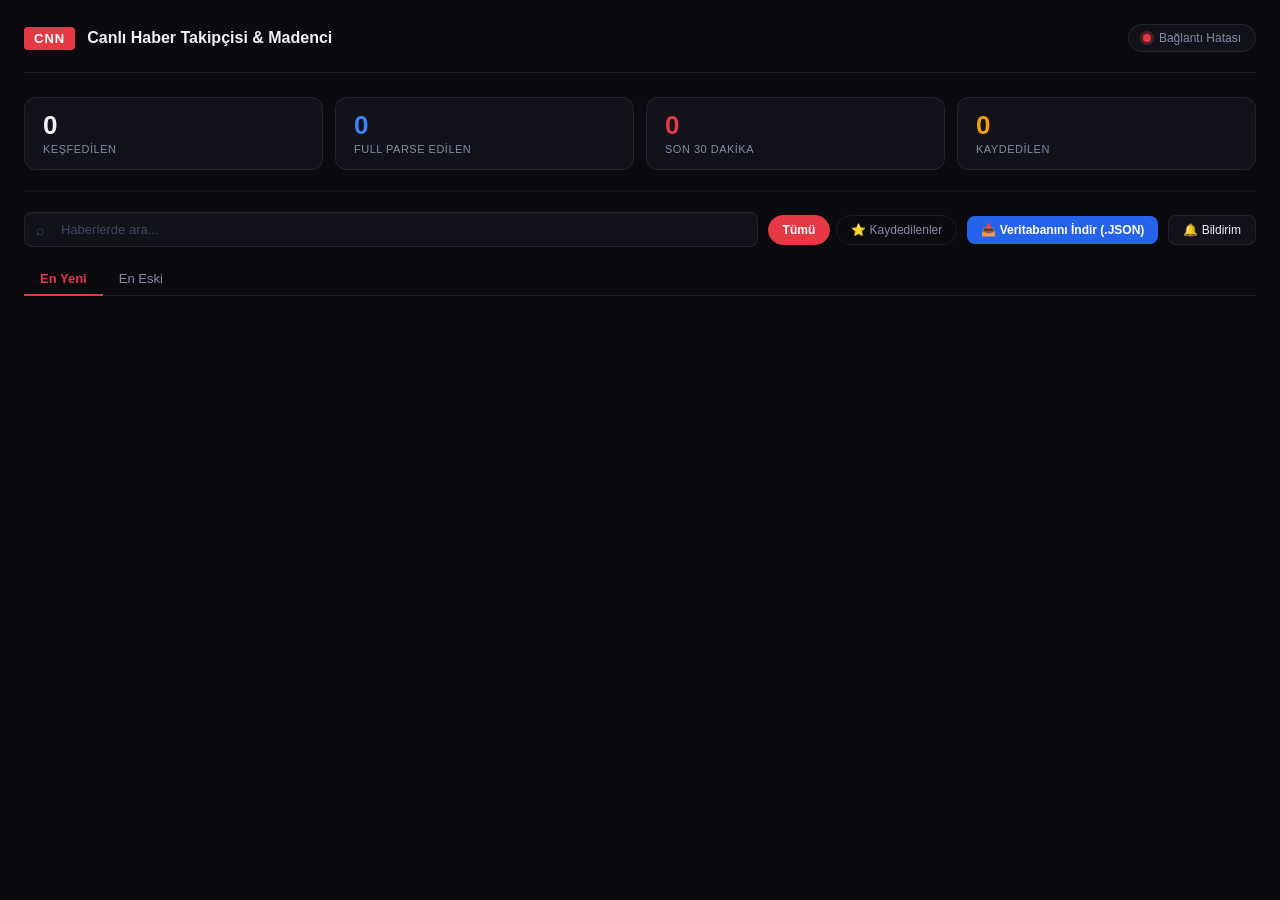
<file: News/Cnn/Cnn.html>
<!DOCTYPE html>
<html lang="tr">
<head>
  <meta charset="UTF-8">
  <meta name="viewport" content="width=device-width, initial-scale=1.0">
  <title>CNN Canlı Haber Takipçisi & Veri Madencisi</title>
  <style>
    :root {
      --bg: #0a0a0f;
      --surface: #12121a;
      --card: #1a1a26;
      --card-hover: #1f1f2e;
      --accent: #e63946;
      --accent2: #ff6b6b;
      --border: rgba(255,255,255,0.07);
      --border-hover: rgba(230,57,70,0.4);
      --text: #f0f0f5;
      --muted: #8888aa;
      --faint: #444466;
      --success: #22c55e;
    }

    * { box-sizing: border-box; margin: 0; padding: 0; }

    body {
      background: var(--bg);
      color: var(--text);
      font-family: 'Segoe UI', 'SF Pro Display', -apple-system, sans-serif;
      min-height: 100vh;
      padding: 24px;
    }

    .header {
      display: flex;
      justify-content: space-between;
      align-items: center;
      margin-bottom: 24px;
      padding-bottom: 20px;
      border-bottom: 1px solid var(--border);
    }

    .brand { display: flex; align-items: center; gap: 12px; }

    .cnn-badge {
      background: var(--accent);
      color: white;
      font-size: 13px;
      font-weight: 700;
      letter-spacing: 1px;
      padding: 4px 10px;
      border-radius: 4px;
    }

    .brand-name { font-size: 16px; font-weight: 600; color: var(--text); }

    .status-area {
      display: flex; align-items: center; gap: 8px;
      background: var(--surface);
      border: 1px solid var(--border);
      border-radius: 20px;
      padding: 6px 14px;
    }

    .pulse {
      width: 8px; height: 8px;
      border-radius: 50%;
      background: var(--success);
      position: relative; flex-shrink: 0;
    }

    .pulse::after {
      content: '';
      position: absolute; inset: -3px;
      border-radius: 50%;
      background: rgba(34,197,94,0.3);
      animation: pulseAnim 2s infinite;
    }

    .pulse.error { background: var(--accent); }
    .pulse.error::after { background: rgba(230,57,70,0.3); }

    @keyframes pulseAnim {
      0%, 100% { transform: scale(1); opacity: 0.8; }
      50% { transform: scale(1.5); opacity: 0; }
    }

    #status-text { font-size: 12px; color: var(--muted); }

    .stats {
      display: grid;
      grid-template-columns: repeat(4, 1fr);
      gap: 12px; margin-bottom: 20px;
    }

    .stat {
      background: var(--surface);
      border: 1px solid var(--border);
      border-radius: 12px;
      padding: 14px 18px;
      transition: border-color 0.2s;
    }

    .stat:hover { border-color: rgba(255,255,255,0.12); }
    .stat-val { font-size: 26px; font-weight: 700; color: var(--text); line-height: 1; }
    .stat-val.accent { color: var(--accent); }
    .stat-val.gold { color: #f59e0b; }
    .stat-val.blue { color: #3b82f6; }
    .stat-label { font-size: 11px; color: var(--muted); margin-top: 5px; text-transform: uppercase; letter-spacing: 0.5px; }

    .progress-bar {
      height: 2px; background: var(--surface);
      border-radius: 2px; margin-bottom: 20px; overflow: hidden;
    }

    .progress-fill {
      height: 100%;
      background: linear-gradient(90deg, var(--accent), var(--accent2));
      width: 0%; border-radius: 2px;
    }

    .controls {
      display: flex; gap: 10px; margin-bottom: 16px;
      flex-wrap: wrap; align-items: center;
    }

    .search-wrap { flex: 1; min-width: 200px; position: relative; }

    .search-wrap input {
      width: 100%;
      padding: 9px 14px 9px 36px;
      background: var(--surface);
      border: 1px solid var(--border);
      border-radius: 8px;
      color: var(--text); font-size: 13px;
      outline: none; transition: border-color 0.2s;
    }

    .search-wrap input::placeholder { color: var(--faint); }
    .search-wrap input:focus { border-color: rgba(255,255,255,0.2); }

    .search-icon {
      position: absolute; left: 12px; top: 50%;
      transform: translateY(-50%);
      color: var(--faint); font-size: 14px; pointer-events: none;
    }

    .filter-btns { display: flex; gap: 6px; }

    .filter-btn {
      font-size: 12px; padding: 7px 14px;
      border-radius: 20px; border: 1px solid var(--border);
      background: transparent; color: var(--muted);
      cursor: pointer; transition: all 0.15s; white-space: nowrap;
    }

    .filter-btn:hover { border-color: rgba(255,255,255,0.15); color: var(--text); }
    .filter-btn.active { background: var(--accent); border-color: var(--accent); color: white; font-weight: 600; }
    .filter-btn.saved-active { background: #f59e0b; border-color: #f59e0b; color: #1a0a00; }

    .action-btn {
      font-size: 12px; padding: 7px 14px;
      border-radius: 8px; border: 1px solid var(--border);
      background: var(--surface); color: var(--text);
      cursor: pointer; transition: all 0.15s;
    }
    .action-btn:hover { background: #2a2a36; border-color: var(--muted); }
    .action-btn.download { background: #2563eb; border: none; color: white; font-weight: 600; }

    .sort-bar {
      display: flex; gap: 0; margin-bottom: 18px;
      border-bottom: 1px solid var(--border);
    }

    .sort-tab {
      font-size: 13px; padding: 8px 16px;
      background: none; border: none;
      border-bottom: 2px solid transparent;
      color: var(--muted); cursor: pointer;
      transition: all 0.15s; margin-bottom: -1px;
    }

    .sort-tab:hover { color: var(--text); }
    .sort-tab.active { color: var(--accent); border-bottom-color: var(--accent); font-weight: 600; }

    .grid {
      display: grid;
      grid-template-columns: repeat(auto-fill, minmax(300px, 1fr));
      gap: 14px;
    }

    .card {
      background: var(--card);
      border: 1px solid var(--border);
      border-radius: 14px; overflow: hidden;
      transition: transform 0.2s, border-color 0.2s, background 0.2s;
      animation: fadeIn 0.35s ease;
      display: flex; flex-direction: column;
    }

    @keyframes fadeIn {
      from { opacity: 0; transform: translateY(10px); }
      to   { opacity: 1; transform: translateY(0); }
    }

    .card:hover {
      transform: translateY(-3px);
      border-color: var(--border-hover);
      background: var(--card-hover);
    }

    .card-img {
      width: 100%; height: 170px;
      object-fit: cover; display: block;
      background: var(--surface);
    }

    .card-no-img {
      width: 100%; height: 50px;
      background: var(--surface);
      display: flex; align-items: center; justify-content: center;
    }

    .card-no-img span { font-size: 10px; color: var(--faint); text-transform: uppercase; letter-spacing: 1px; }

    .card-body { padding: 14px; flex: 1; display: flex; flex-direction: column; }

    .card-meta {
      display: flex;
      justify-content: space-between;
      align-items: flex-start;
      margin-bottom: 10px;
      gap: 8px;
    }

    .card-dates {
      display: flex;
      flex-direction: column;
      gap: 5px;
    }

    .date-row {
      display: flex;
      align-items: baseline;
      gap: 6px;
    }

    .date-label {
      color: var(--faint);
      font-size: 10px;
      text-transform: uppercase;
      letter-spacing: 0.4px;
      white-space: nowrap;
      min-width: 80px;
    }

    .date-value {
      color: var(--muted);
      font-size: 11.5px;
    }

    .card-badges {
      display: flex; align-items: center;
      gap: 6px; flex-shrink: 0;
    }

    .new-pill {
      background: rgba(230,57,70,0.15);
      color: #f87171; font-size: 9px; font-weight: 700;
      padding: 2px 7px; border-radius: 20px;
      border: 1px solid rgba(230,57,70,0.3);
      letter-spacing: 0.5px; text-transform: uppercase; white-space: nowrap;
    }

    .parsed-pill {
      background: rgba(34,197,94,0.15);
      color: #4ade80; font-size: 9px; font-weight: 700;
      padding: 2px 7px; border-radius: 20px;
      border: 1px solid rgba(34,197,94,0.3);
      letter-spacing: 0.5px; text-transform: uppercase;
    }

    .save-btn {
      background: none; border: none; cursor: pointer;
      color: var(--faint); font-size: 15px; padding: 2px 4px;
      border-radius: 4px; transition: color 0.15s, transform 0.15s;
    }

    .save-btn:hover { transform: scale(1.2); }
    .save-btn.saved { color: #f59e0b; }

    .card-title {
      font-size: 13.5px; font-weight: 500;
      color: var(--text); line-height: 1.55; margin-bottom: 12px;
    }

    .card-link {
      font-size: 12px; color: var(--accent2);
      text-decoration: none; font-weight: 600;
      display: inline-flex; align-items: center; gap: 4px;
      opacity: 0.85; transition: opacity 0.15s;
      margin-top: auto;
    }

    .card-link:hover { opacity: 1; text-decoration: underline; }

    .empty {
      grid-column: 1 / -1;
      text-align: center; padding: 60px 20px;
      color: var(--faint); font-size: 14px;
    }

    #toast {
      position: fixed; bottom: 20px; right: 20px;
      background: var(--card); border: 1px solid var(--border);
      border-radius: 10px; padding: 10px 18px;
      font-size: 13px; color: var(--text);
      transform: translateY(60px); opacity: 0;
      transition: all 0.3s ease; z-index: 999; max-width: 280px;
    }

    #toast.show { transform: translateY(0); opacity: 1; }

    #log-container {
      position: fixed;
      bottom: 80px; left: 20px;
      width: 300px; max-height: 150px;
      background: rgba(10,10,15,0.9);
      border: 1px solid var(--border);
      border-radius: 8px;
      padding: 10px;
      font-family: monospace; font-size: 10px;
      overflow-y: auto; color: #4ade80;
      z-index: 998; pointer-events: none;
      display: none;
    }

    @media (max-width: 800px) {
      .stats { grid-template-columns: repeat(2, 1fr); }
    }
    @media (max-width: 500px) {
      body { padding: 14px; }
      .header { flex-direction: column; align-items: flex-start; gap: 15px; }
    }
  </style>
</head>
<body>

  <div class="header">
    <div class="brand">
      <span class="cnn-badge">CNN</span>
      <span class="brand-name">Canlı Haber Takipçisi & Madenci</span>
    </div>
    <div class="status-area">
      <div class="pulse" id="dot"></div>
      <span id="status-text">Bağlanıyor...</span>
    </div>
  </div>

  <div class="stats">
    <div class="stat">
      <div class="stat-val" id="total-count">0</div>
      <div class="stat-label">Keşfedilen</div>
    </div>
    <div class="stat">
      <div class="stat-val blue" id="parsed-count">0</div>
      <div class="stat-label">Full Parse Edilen</div>
    </div>
    <div class="stat">
      <div class="stat-val accent" id="new-count">0</div>
      <div class="stat-label">Son 30 Dakika</div>
    </div>
    <div class="stat">
      <div class="stat-val gold" id="saved-count">0</div>
      <div class="stat-label">Kaydedilen</div>
    </div>
  </div>

  <div class="progress-bar">
    <div class="progress-fill" id="progress"></div>
  </div>

  <div class="controls">
    <div class="search-wrap">
      <span class="search-icon">⌕</span>
      <input type="text" id="search-input" placeholder="Haberlerde ara..." />
    </div>
    <div class="filter-btns">
      <button class="filter-btn active" data-filter="all">Tümü</button>
      <button class="filter-btn" data-filter="saved">⭐ Kaydedilenler</button>
    </div>
    <button class="action-btn download" onclick="exportFullDatabase()">📥 Veritabanını İndir (.JSON)</button>
    <button class="action-btn" id="notif-btn">🔔 Bildirim</button>
  </div>

  <div class="sort-bar">
    <button class="sort-tab active" data-sort="new">En Yeni</button>
    <button class="sort-tab" data-sort="old">En Eski</button>
  </div>

  <div id="news-grid" class="grid"></div>
  
  <div id="log-container"></div>
  <div id="toast"></div>

<script>
  // --- YAPILANDIRMA ---
  const PROXY = ""; 
  const XML_URL = "https://www.cnn.com/sitemap/news.xml";
  const INTERVAL_MS = 30000;

  // --- DURUM YÖNETİMİ ---
  let allNews = []; // Sitemap'ten gelen temel liste
  let fullDatabase = JSON.parse(localStorage.getItem('cnn_full_db') || '[]'); // Detaylı içerik havuzu
  let savedUrls = new Set(JSON.parse(localStorage.getItem('cnn_saved') || '[]'));
  let currentFilter = 'all';
  let currentSort = 'new';
  let searchQuery = '';
  let notifEnabled = false;
  let isParsing = false;

  // --- YARDIMCI FONKSİYONLAR ---
  function log(msg) {
    const container = document.getElementById('log-container');
    container.style.display = 'block';
    const line = document.createElement('div');
    line.textContent = `> ${new Date().toLocaleTimeString()}: ${msg}`;
    container.appendChild(line);
    container.scrollTop = container.scrollHeight;
    if (container.childNodes.length > 20) container.removeChild(container.firstChild);
  }

  function formatDiff(pubDate, detectedAt) {
    if (!pubDate || !detectedAt) return '—';
    const diff = Math.round((new Date(detectedAt) - new Date(pubDate)) / 1000);
    if (diff < 0) return '—';
    if (diff < 60) return diff + ' sn sonra yakalandı';
    const m = Math.floor(diff / 60);
    const s = diff % 60;
    if (m < 60) return m + ' dk ' + s + ' sn sonra yakalandı';
    const h = Math.floor(m / 60);
    return h + ' sa ' + (m % 60) + ' dk sonra yakalandı';
  }

  function formatDate(dateStr) {
    if (!dateStr) return '—';
    const d = new Date(dateStr);
    return isNaN(d) ? '—' : d.toLocaleString('tr-TR', { day: '2-digit', month: 'short', year: 'numeric', hour: '2-digit', minute: '2-digit' });
  }

  function isNew(dateStr) {
    return (Date.now() - new Date(dateStr).getTime()) < 30 * 60 * 1000;
  }

  function showToast(msg) {
    const t = document.getElementById('toast');
    t.textContent = msg;
    t.classList.add('show');
    clearTimeout(t._timer);
    t._timer = setTimeout(() => t.classList.remove('show'), 3000);
  }

  // --- VERİ KAYDETME / YÜKLEME ---
  function syncStorage() {
    localStorage.setItem('cnn_saved', JSON.stringify([...savedUrls]));
    localStorage.setItem('cnn_full_db', JSON.stringify(fullDatabase));
  }

  function toggleSave(url) {
    if (savedUrls.has(url)) {
      savedUrls.delete(url);
      showToast('Kaldırıldı');
    } else {
      savedUrls.add(url);
      showToast('⭐ Haber kaydedildi');
    }
    syncStorage();
    updateStats();
    renderGrid();
  }

  function updateStats() {
    document.getElementById('total-count').textContent = allNews.length;
    document.getElementById('parsed-count').textContent = fullDatabase.length;
    document.getElementById('new-count').textContent = allNews.filter(n => isNew(n.pubDate)).length;
    document.getElementById('saved-count').textContent = savedUrls.size;
  }

  // --- DETAYLI HABER PARSER (SCRAPER) ---
  async function scrapeArticle(url) {
    try {
      const response = await fetch(PROXY + url);
      const html = await response.text();
      const doc = new DOMParser().parseFromString(html, "text/html");

      const result = {
        "icerik_id": Date.now() + Math.floor(Math.random() * 1000),
        "baslik": doc.querySelector('h1.headline__text')?.innerText.trim() || doc.title,
        "kaynak_url": url,
        "kayit_tarihi": new Date().toISOString(),
        "bolumler": []
      };

      const elements = doc.querySelectorAll('.paragraph-elevate, .subheader-elevate, .image_large-elevate');
      let currentSection = { "bolum_basligi": "Giriş", "metin_icerigi": "", "gorseller": [] };

      elements.forEach((el) => {
        if (el.classList.contains('subheader-elevate')) {
          if (currentSection.metin_icerigi || currentSection.gorseller.length > 0) result.bolumler.push({ ...currentSection });
          currentSection = { "bolum_basligi": el.innerText.trim(), "metin_icerigi": "", "gorseller": [] };
        } 
        else if (el.classList.contains('paragraph-elevate')) {
          currentSection.metin_icerigi += el.innerText.trim() + "\n\n";
        }
        else if (el.classList.contains('image_large-elevate')) {
          const img = el.querySelector('img');
          if (img) {
            currentSection.gorseller.push({
              "gorsel_link": img.src || img.getAttribute('data-url'),
              "resim_aciklamasi": el.querySelector('.inline-placeholder')?.innerText.trim() || ""
            });
          }
        }
      });
      result.bolumler.push(currentSection);
      return result;
    } catch (e) {
      console.error("Scrape Error:", url, e);
      return null;
    }
  }

  // --- UI RENDER ---
  function renderGrid() {
    let items = [...allNews];
    if (currentFilter === 'saved') items = items.filter(n => savedUrls.has(n.loc));
    if (searchQuery) items = items.filter(n => n.title.toLowerCase().includes(searchQuery.toLowerCase()));
    if (currentSort === 'old') items.reverse();

    const grid = document.getElementById('news-grid');
    if (items.length === 0) {
      grid.innerHTML = '<div class="empty">Haber bulunamadı</div>';
      return;
    }

    grid.innerHTML = items.map(n => {
      const isSaved = savedUrls.has(n.loc);
      const isParsed = fullDatabase.some(db => db.kaynak_url === n.loc);
      const imgHtml = n.img 
        ? `<img class="card-img" src="${n.img}" alt="" loading="lazy" onerror="this.style.display='none'">` 
        : `<div class="card-no-img"><span>Görsel Yok</span></div>`;

      return `
        <div class="card">
          ${imgHtml}
          <div class="card-body">
            <div class="card-meta">
              <div class="card-dates">
                <div class="date-row"><span class="date-label">Yayın</span><span class="date-value">${formatDate(n.pubDate)}</span></div>
                <div class="date-row"><span class="date-label">Sistem</span><span class="date-value">${formatDate(n.detectedAt)}</span></div>
                <div class="date-row"><span class="date-label">Gecikme</span><span class="date-value" style="color:var(--success)">${formatDiff(n.pubDate, n.detectedAt)}</span></div>
              </div>
              <div class="card-badges">
                ${isNew(n.pubDate) ? '<span class="new-pill">Yeni</span>' : ''}
                ${isParsed ? '<span class="parsed-pill">İşlendi</span>' : ''}
                <button class="save-btn ${isSaved ? 'saved' : ''}" onclick="toggleSave('${n.loc}')">${isSaved ? '⭐' : '☆'}</button>
              </div>
            </div>
            <div class="card-title">${n.title}</div>
            <a class="card-link" href="${n.loc}" target="_blank">Habere Git →</a>
          </div>
        </div>`;
    }).join('');
  }

  // --- ANA DÖNGÜ VE VERİ ÇEKME ---
  async function updateNews() {
    const dot = document.getElementById('dot');
    const statusText = document.getElementById('status-text');
    
    try {
      const resp = await fetch(PROXY + XML_URL);
      const text = await resp.text();
      const xml = new DOMParser().parseFromString(text, 'text/xml');
      const urlNodes = Array.from(xml.getElementsByTagName('url'));
      
      let newFoundLinks = [];
      const existingMap = new Map(allNews.map(n => [n.loc, n]));

      urlNodes.forEach(node => {
        const loc = node.getElementsByTagName('loc')[0]?.textContent.trim();
        if (!loc) return;

        const lastmod = node.querySelector('lastmod')?.textContent?.trim() || new Date().toISOString();
        let pubDate = node.getElementsByTagName('news:publication_date')[0]?.textContent.trim() || lastmod;
        let title = node.getElementsByTagName('news:title')[0]?.textContent.trim() || "CNN Haberi";
        let img = node.getElementsByTagName('image:loc')[0]?.textContent.trim() || "";

        if (existingMap.has(loc)) {
          existingMap.get(loc).lastmod = lastmod;
        } else {
          const newItem = { loc, title, lastmod, pubDate, img, detectedAt: new Date().toISOString() };
          allNews.unshift(newItem);
          newFoundLinks.push(loc);
        }
      });

      if (allNews.length > 500) allNews = allNews.slice(0, 500);
      
      updateStats();
      renderGrid();

      // Arka Planda İçerik Madenciliği (Sırayla)
      if (newFoundLinks.length > 0) {
        log(`${newFoundLinks.length} yeni haber bulundu. İçerikler kazınıyor...`);
        processParsingQueue(newFoundLinks);
      }

      dot.className = 'pulse';
      statusText.textContent = `Aktif — ${allNews.length} izlemede`;
      startProgress();

    } catch (err) {
      dot.className = 'pulse error';
      statusText.textContent = 'Bağlantı Hatası';
      console.error(err);
    }
  }

  async function processParsingQueue(links) {
    if (isParsing) return;
    isParsing = true;
    for (const link of links) {
      if (fullDatabase.some(db => db.kaynak_url === link)) continue;
      log(`Kazınıyor: ${link.split('/').pop()}`);
      const detailedData = await scrapeArticle(link);
      if (detailedData) {
        fullDatabase.push(detailedData);
        syncStorage();
        updateStats();
        // Görselde 'İşlendi' pill'ini göstermek için render
        renderGrid();
      }
      await new Promise(r => setTimeout(r, 1000)); // Rate limit dostu
    }
    isParsing = false;
    log("Tüm yeni içerikler veritabanına eklendi.");
  }

  function startProgress() {
    const bar = document.getElementById('progress');
    bar.style.transition = 'none';
    bar.style.width = '0%';
    setTimeout(() => {
      bar.style.transition = `width ${INTERVAL_MS}ms linear`;
      bar.style.width = '100%';
    }, 50);
  }

  function exportFullDatabase() {
    const dataStr = JSON.stringify(fullDatabase, null, 4);
    const blob = new Blob([dataStr], { type: 'application/json' });
    const url = URL.createObjectURL(blob);
    const a = document.createElement('a');
    a.href = url;
    a.download = `cnn_full_archive_${Date.now()}.json`;
    a.click();
    showToast('Veritabanı dışa aktarıldı');
  }

  // --- EVENT LISTENERS ---
  document.getElementById('search-input').addEventListener('input', e => { searchQuery = e.target.value; renderGrid(); });
  
  document.querySelectorAll('.filter-btn').forEach(btn => {
    btn.addEventListener('click', () => {
      document.querySelectorAll('.filter-btn').forEach(b => b.classList.remove('active', 'saved-active'));
      btn.classList.add('active');
      if (btn.dataset.filter === 'saved') btn.classList.add('saved-active');
      currentFilter = btn.dataset.filter;
      renderGrid();
    });
  });

  document.querySelectorAll('.sort-tab').forEach(tab => {
    tab.addEventListener('click', () => {
      document.querySelectorAll('.sort-tab').forEach(t => t.classList.remove('active'));
      tab.classList.add('active');
      currentSort = tab.dataset.sort;
      renderGrid();
    });
  });

  // Başlat
  updateNews();
  setInterval(updateNews, INTERVAL_MS);
</script>

</body>
</html>
</file>
